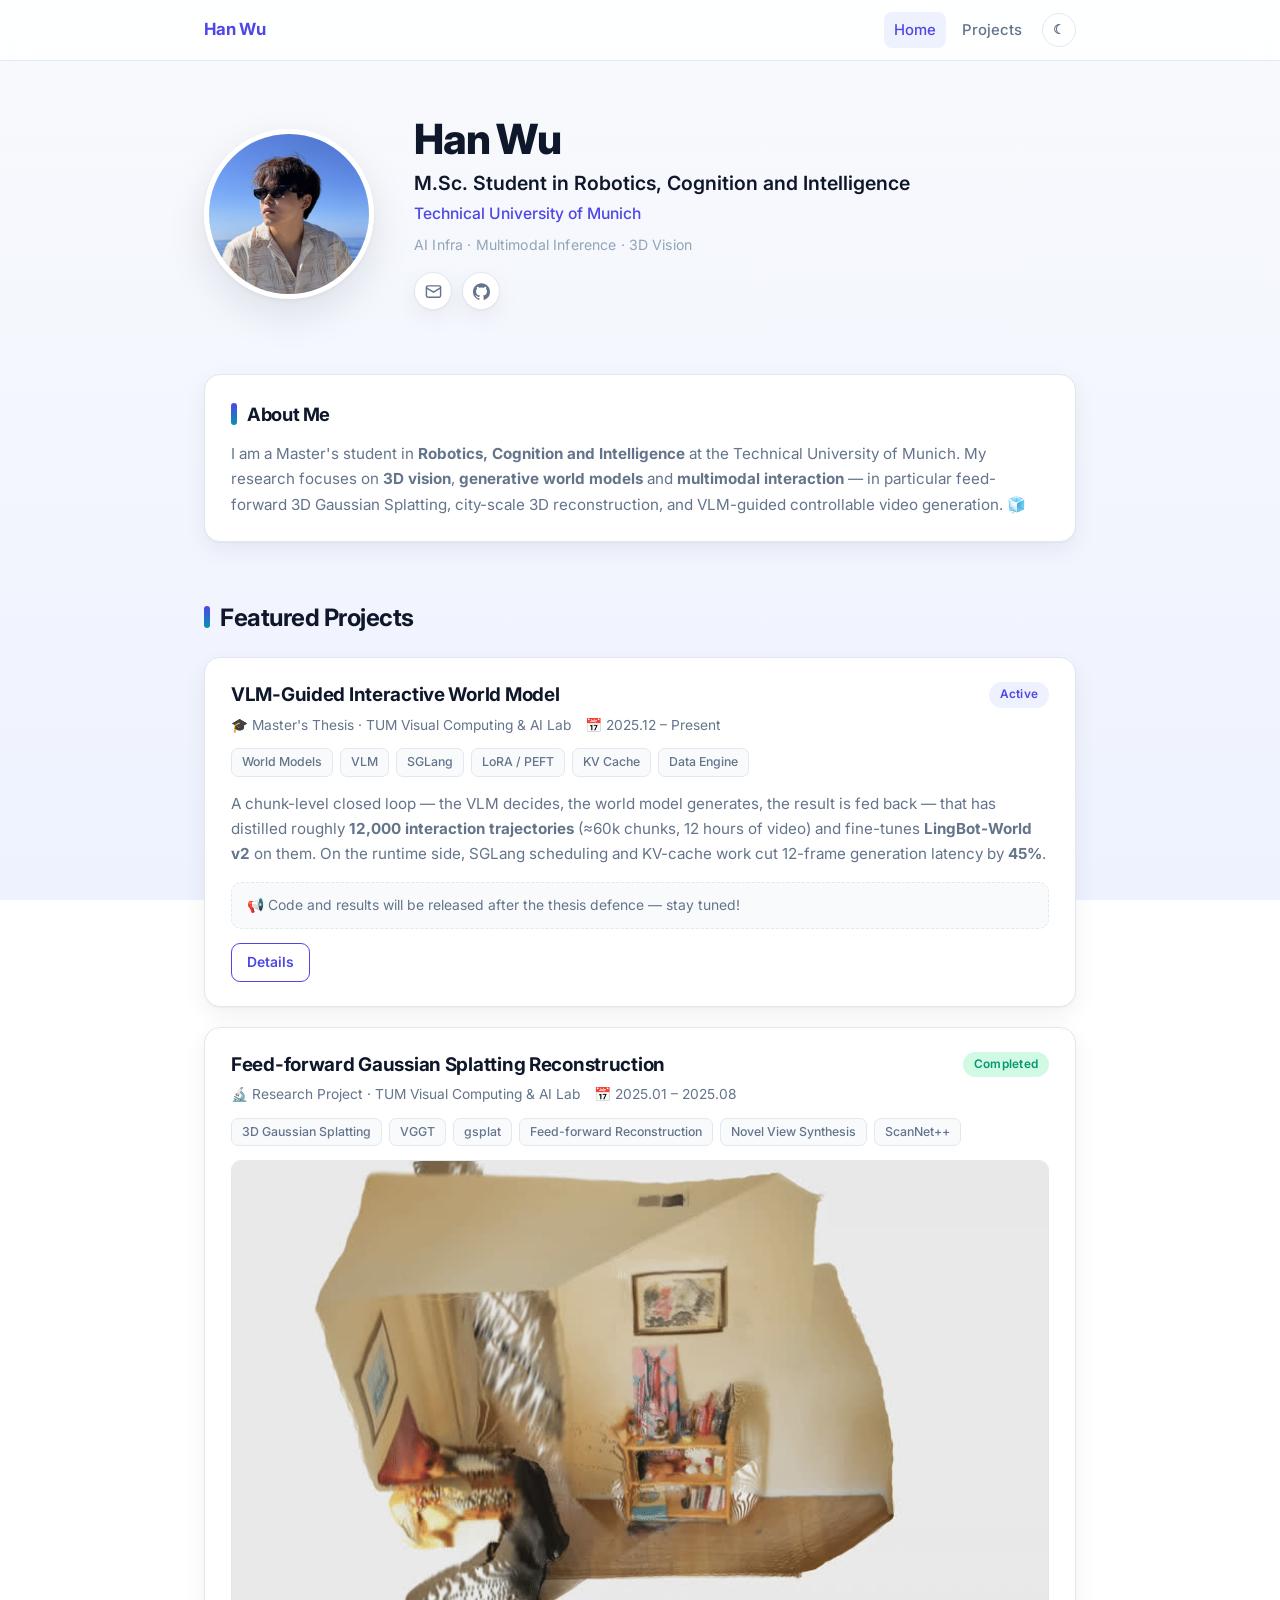
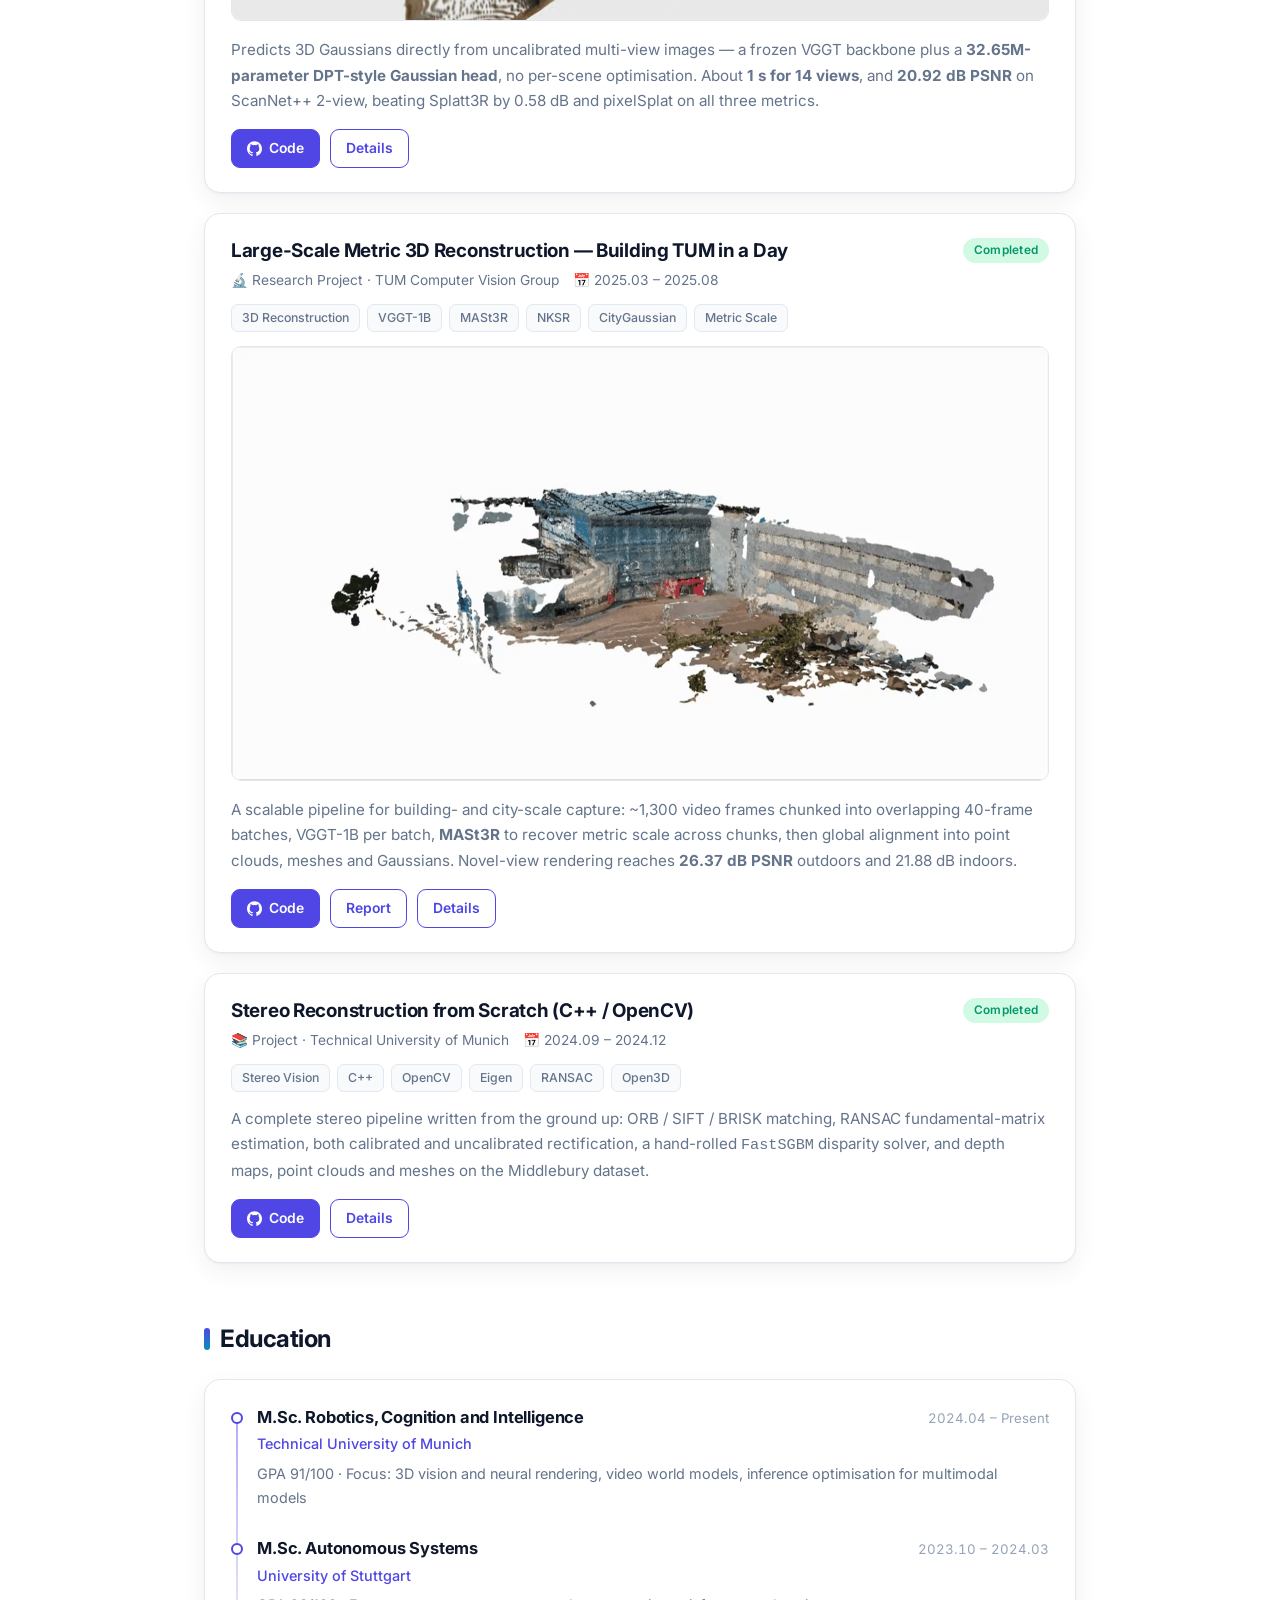
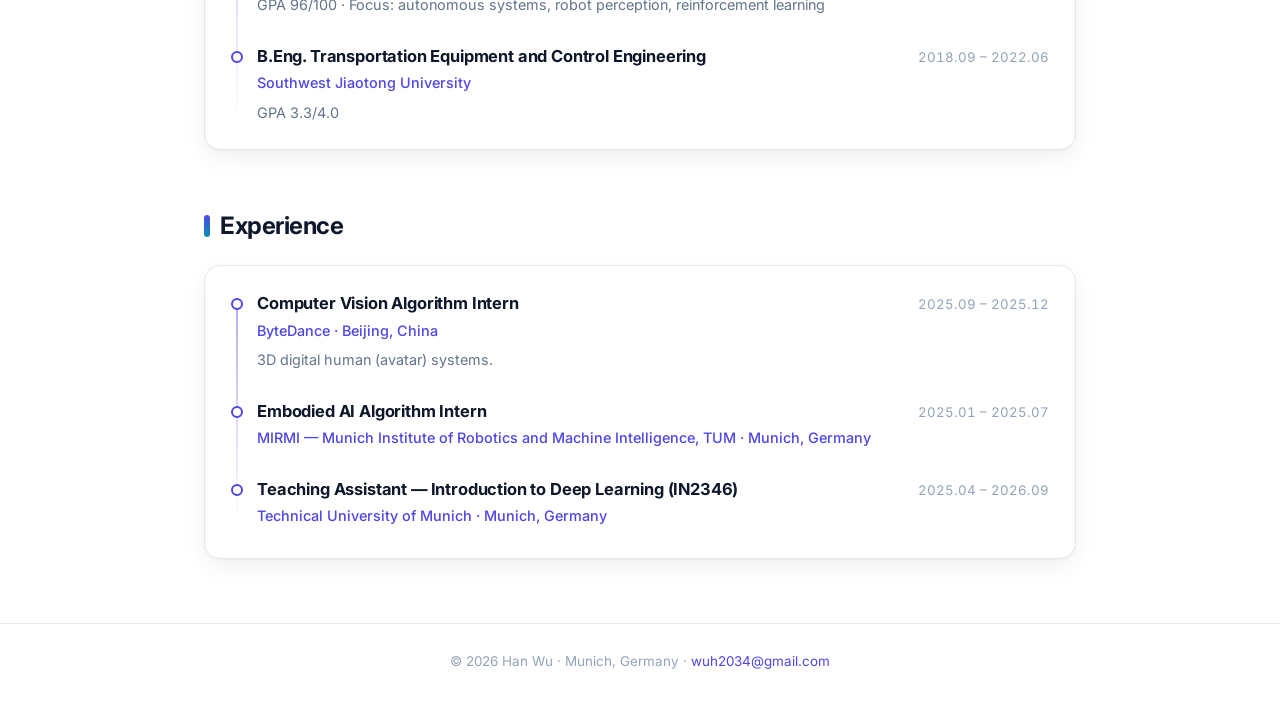
<file: index.html>
<!DOCTYPE html>
<html lang="en">
<head>
<meta charset="utf-8">
<meta name="viewport" content="width=device-width, initial-scale=1">
<title>Han Wu — 3D Vision &amp; Generative World Models</title>
<meta name="description" content="Han Wu — M.Sc. student in Robotics, Cognition and Intelligence at TUM. Feed-forward 3D Gaussian Splatting, city-scale 3D reconstruction, and VLM-guided controllable video generation.">
<link rel="icon" href="data:image/svg+xml,<svg xmlns='http://www.w3.org/2000/svg' viewBox='0 0 100 100'><text y='.9em' font-size='90'>🧊</text></svg>">
<link rel="preconnect" href="https://fonts.googleapis.com">
<link rel="preconnect" href="https://fonts.gstatic.com" crossorigin>
<link href="https://fonts.googleapis.com/css2?family=Inter:wght@400;500;600;700;800&display=swap" rel="stylesheet">
<link rel="stylesheet" href="assets/css/style.css">
<script src="assets/js/boot.js"></script>
</head>
<body>

<nav class="nav">
  <div class="nav-inner">
    <a class="brand" href="index.html">Han Wu</a>
    <div class="nav-links">
      <a class="active" href="index.html">Home</a>
      <a href="projects.html">Projects</a>
      <button class="icon-btn" data-toggle-theme type="button">☾</button>
    </div>
  </div>
</nav>

<main class="wrap">

  <header class="hero">
    <img class="avatar" src="assets/img/profile.jpg" alt="Han Wu">
    <div>
      <h1>Han Wu</h1>
      <p class="role">M.Sc. Student in Robotics, Cognition and Intelligence</p>
      <p class="affil">Technical University of Munich</p>
      <p class="focus">AI Infra · Multimodal Inference · 3D Vision</p>
      <div class="socials">
        <a href="mailto:wuh2034@gmail.com" aria-label="Email" title="wuh2034@gmail.com">
          <svg viewBox="0 0 24 24" fill="none" stroke="currentColor" stroke-width="2" stroke-linecap="round" stroke-linejoin="round"><rect x="2" y="4" width="20" height="16" rx="2"/><path d="m22 7-10 6L2 7"/></svg>
        </a>
        <a href="https://github.com/wuh2034" target="_blank" rel="noopener" aria-label="GitHub" title="github.com/wuh2034">
          <svg viewBox="0 0 24 24" fill="currentColor"><path d="M12 .5C5.37.5 0 5.87 0 12.5c0 5.3 3.44 9.8 8.21 11.39.6.11.82-.26.82-.58l-.01-2.05c-3.34.72-4.04-1.61-4.04-1.61-.55-1.39-1.34-1.76-1.34-1.76-1.09-.75.08-.73.08-.73 1.2.08 1.84 1.24 1.84 1.24 1.07 1.83 2.81 1.3 3.5.99.11-.78.42-1.31.76-1.61-2.67-.3-5.47-1.34-5.47-5.96 0-1.32.47-2.39 1.24-3.23-.12-.31-.54-1.53.12-3.18 0 0 1.01-.32 3.3 1.23a11.5 11.5 0 0 1 6.010 0c2.29-1.55 3.3-1.23 3.3-1.23.66 1.65.24 2.87.12 3.18.77.84 1.23 1.91 1.23 3.23 0 4.63-2.8 5.65-5.48 5.95.43.37.81 1.1.81 2.22l-.01 3.29c0 .32.22.7.83.58A12.01 12.01 0 0 0 24 12.5C24 5.87 18.63.5 12 .5Z"/></svg>
        </a>
      </div>
    </div>
  </header>

  <section id="about">
    <div class="card">
      <h2 class="section-title" style="font-size:1.15rem;margin-bottom:12px;"><span class="dot"></span>About Me</h2>
      <p class="desc">
        I am a Master's student in <strong>Robotics, Cognition and Intelligence</strong> at the Technical University of
        Munich. My research focuses on <strong>3D vision</strong>, <strong>generative world models</strong> and
        <strong>multimodal interaction</strong> — in particular feed-forward 3D Gaussian Splatting, city-scale 3D
        reconstruction, and VLM-guided controllable video generation. 🧊
      </p>
    </div>
  </section>

  <section id="projects">
    <h2 class="section-title"><span class="dot"></span>Featured Projects</h2>
    <div class="projects">

      <article class="card project">
        <div class="project-head">
          <h3><a href="projects/vlm-world-model.html">VLM-Guided Interactive World Model</a></h3>
          <span class="badge badge-active">Active</span>
        </div>
        <p class="meta">
          <span>🎓 Master's Thesis · TUM Visual Computing &amp; AI Lab</span>
          <span>📅 2025.12 – Present</span>
        </p>
        <ul class="tags">
          <li>World Models</li><li>VLM</li><li>SGLang</li><li>LoRA / PEFT</li><li>KV Cache</li><li>Data Engine</li>
        </ul>
        <p class="desc">
          A chunk-level closed loop — the VLM decides, the world model generates, the result is fed back — that has
          distilled roughly <strong>12,000 interaction trajectories</strong> (≈60k chunks, 12 hours of video) and
          fine-tunes <strong>LingBot-World v2</strong> on them. On the runtime side, SGLang scheduling and KV-cache
          work cut 12-frame generation latency by <strong>45%</strong>.
        </p>
        <p class="stay-tuned">📢 Code and results will be released after the thesis defence — stay tuned!</p>
        <div class="actions" style="margin-top:14px;">
          <a class="btn ghost" href="projects/vlm-world-model.html">Details</a>
        </div>
      </article>

      <article class="card project">
        <div class="project-head">
          <h3><a href="projects/feedforward-gaussian.html">Feed-forward Gaussian Splatting Reconstruction</a></h3>
          <span class="badge badge-completed">Completed</span>
        </div>
        <p class="meta">
          <span>🔬 Research Project · TUM Visual Computing &amp; AI Lab</span>
          <span>📅 2025.01 – 2025.08</span>
        </p>
        <ul class="tags">
          <li>3D Gaussian Splatting</li><li>VGGT</li><li>gsplat</li><li>Feed-forward Reconstruction</li><li>Novel View Synthesis</li><li>ScanNet++</li>
        </ul>
        <video class="thumb" autoplay loop muted playsinline poster="assets/img/fgr-render-poster.jpg">
          <source src="assets/img/fgr-render.mp4" type="video/mp4">
        </video>
        <p class="desc">
          Predicts 3D Gaussians directly from uncalibrated multi-view images — a frozen VGGT backbone plus a
          <strong>32.65M-parameter DPT-style Gaussian head</strong>, no per-scene optimisation. About
          <strong>1 s for 14 views</strong>, and <strong>20.92 dB PSNR</strong> on ScanNet++ 2-view, beating Splatt3R
          by 0.58 dB and pixelSplat on all three metrics.
        </p>
        <div class="actions">
          <a class="btn" href="https://github.com/wuh2034/Feedforward-Gaussian-Reconstruction" target="_blank" rel="noopener">
            <svg viewBox="0 0 24 24" fill="currentColor"><path d="M12 .5C5.37.5 0 5.87 0 12.5c0 5.3 3.44 9.8 8.21 11.39.6.11.82-.26.82-.58l-.01-2.05c-3.34.72-4.04-1.61-4.04-1.61-.55-1.39-1.34-1.76-1.34-1.76-1.09-.75.08-.73.08-.73 1.2.08 1.84 1.24 1.84 1.24 1.07 1.83 2.81 1.3 3.5.99.11-.78.42-1.31.76-1.61-2.67-.3-5.47-1.34-5.47-5.96 0-1.32.47-2.39 1.24-3.23-.12-.31-.54-1.53.12-3.18 0 0 1.01-.32 3.3 1.23a11.5 11.5 0 0 1 6.010 0c2.29-1.55 3.3-1.23 3.3-1.23.66 1.65.24 2.87.12 3.18.77.84 1.23 1.91 1.23 3.23 0 4.63-2.8 5.65-5.48 5.95.43.37.81 1.1.81 2.22l-.01 3.29c0 .32.22.7.83.58A12.01 12.01 0 0 0 24 12.5C24 5.87 18.63.5 12 .5Z"/></svg>
            Code
          </a>
          <a class="btn ghost" href="projects/feedforward-gaussian.html">Details</a>
        </div>
      </article>

      <article class="card project">
        <div class="project-head">
          <h3><a href="projects/large-scale-3d.html">Large-Scale Metric 3D Reconstruction — Building TUM in a Day</a></h3>
          <span class="badge badge-completed">Completed</span>
        </div>
        <p class="meta">
          <span>🔬 Research Project · TUM Computer Vision Group</span>
          <span>📅 2025.03 – 2025.08</span>
        </p>
        <ul class="tags">
          <li>3D Reconstruction</li><li>VGGT-1B</li><li>MASt3R</li><li>NKSR</li><li>CityGaussian</li><li>Metric Scale</li>
        </ul>
        <video class="thumb" autoplay loop muted playsinline poster="assets/img/largescale-poster.jpg">
          <source src="assets/img/largescale-demo.mp4" type="video/mp4">
        </video>
        <p class="desc">
          A scalable pipeline for building- and city-scale capture: ~1,300 video frames chunked into overlapping
          40-frame batches, VGGT-1B per batch, <strong>MASt3R</strong> to recover metric scale across chunks, then
          global alignment into point clouds, meshes and Gaussians. Novel-view rendering reaches
          <strong>26.37 dB PSNR</strong> outdoors and 21.88 dB indoors.
        </p>
        <div class="actions">
          <a class="btn" href="https://github.com/wuh2034/Large-Scale-Metric-3D-Reconstruction" target="_blank" rel="noopener">
            <svg viewBox="0 0 24 24" fill="currentColor"><path d="M12 .5C5.37.5 0 5.87 0 12.5c0 5.3 3.44 9.8 8.21 11.39.6.11.82-.26.82-.58l-.01-2.05c-3.34.72-4.04-1.61-4.04-1.61-.55-1.39-1.34-1.76-1.34-1.76-1.09-.75.08-.73.08-.73 1.2.08 1.84 1.24 1.84 1.24 1.07 1.83 2.81 1.3 3.5.99.11-.78.42-1.31.76-1.61-2.67-.3-5.47-1.34-5.47-5.96 0-1.32.47-2.39 1.24-3.23-.12-.31-.54-1.53.12-3.18 0 0 1.01-.32 3.3 1.23a11.5 11.5 0 0 1 6.010 0c2.29-1.55 3.3-1.23 3.3-1.23.66 1.65.24 2.87.12 3.18.77.84 1.23 1.91 1.23 3.23 0 4.63-2.8 5.65-5.48 5.95.43.37.81 1.1.81 2.22l-.01 3.29c0 .32.22.7.83.58A12.01 12.01 0 0 0 24 12.5C24 5.87 18.63.5 12 .5Z"/></svg>
            Code
          </a>
          <a class="btn ghost" href="https://github.com/wuh2034/Large-Scale-Metric-3D-Reconstruction/blob/main/assets/DL4SAI_Building_TUM_in_a_Day.pdf" target="_blank" rel="noopener">Report</a>
          <a class="btn ghost" href="projects/large-scale-3d.html">Details</a>
        </div>
      </article>

      <article class="card project">
        <div class="project-head">
          <h3><a href="projects/stereo-reconstruction.html">Stereo Reconstruction from Scratch (C++ / OpenCV)</a></h3>
          <span class="badge badge-completed">Completed</span>
        </div>
        <p class="meta">
          <span>📚 Project · Technical University of Munich</span>
          <span>📅 2024.09 – 2024.12</span>
        </p>
        <ul class="tags">
          <li>Stereo Vision</li><li>C++</li><li>OpenCV</li><li>Eigen</li><li>RANSAC</li><li>Open3D</li>
        </ul>
        <p class="desc">
          A complete stereo pipeline written from the ground up: ORB / SIFT / BRISK matching, RANSAC fundamental-matrix
          estimation, both calibrated and uncalibrated rectification, a hand-rolled <code>FastSGBM</code> disparity
          solver, and depth maps, point clouds and meshes on the Middlebury dataset.
        </p>
        <div class="actions">
          <a class="btn" href="https://github.com/wuh2034/stereo-reconstruction" target="_blank" rel="noopener">
            <svg viewBox="0 0 24 24" fill="currentColor"><path d="M12 .5C5.37.5 0 5.87 0 12.5c0 5.3 3.44 9.8 8.21 11.39.6.11.82-.26.82-.58l-.01-2.05c-3.34.72-4.04-1.61-4.04-1.61-.55-1.39-1.34-1.76-1.34-1.76-1.09-.75.08-.73.08-.73 1.2.08 1.84 1.24 1.84 1.24 1.07 1.83 2.81 1.3 3.5.99.11-.78.42-1.31.76-1.61-2.67-.3-5.47-1.34-5.47-5.96 0-1.32.47-2.39 1.24-3.23-.12-.31-.54-1.53.12-3.18 0 0 1.01-.32 3.3 1.23a11.5 11.5 0 0 1 6.010 0c2.29-1.55 3.3-1.23 3.3-1.23.66 1.65.24 2.87.12 3.18.77.84 1.23 1.91 1.23 3.23 0 4.63-2.8 5.65-5.48 5.95.43.37.81 1.1.81 2.22l-.01 3.29c0 .32.22.7.83.58A12.01 12.01 0 0 0 24 12.5C24 5.87 18.63.5 12 .5Z"/></svg>
            Code
          </a>
          <a class="btn ghost" href="projects/stereo-reconstruction.html">Details</a>
        </div>
      </article>

    </div>
  </section>

  <section id="education">
    <h2 class="section-title"><span class="dot"></span>Education</h2>
    <div class="card">
      <ul class="timeline">
        <li>
          <div class="tl-head">
            <h3>M.Sc. Robotics, Cognition and Intelligence</h3>
            <span class="tl-date">2024.04 – Present</span>
          </div>
          <p class="tl-org">Technical University of Munich</p>
          <p class="tl-body">GPA 91/100 · Focus: 3D vision and neural rendering, video world models, inference optimisation for multimodal models</p>
        </li>
        <li>
          <div class="tl-head">
            <h3>M.Sc. Autonomous Systems</h3>
            <span class="tl-date">2023.10 – 2024.03</span>
          </div>
          <p class="tl-org">University of Stuttgart</p>
          <p class="tl-body">GPA 96/100 · Focus: autonomous systems, robot perception, reinforcement learning</p>
        </li>
        <li>
          <div class="tl-head">
            <h3>B.Eng. Transportation Equipment and Control Engineering</h3>
            <span class="tl-date">2018.09 – 2022.06</span>
          </div>
          <p class="tl-org">Southwest Jiaotong University</p>
          <p class="tl-body">GPA 3.3/4.0</p>
        </li>
      </ul>
    </div>
  </section>

  <section id="experience">
    <h2 class="section-title"><span class="dot"></span>Experience</h2>
    <div class="card">
      <ul class="timeline">
        <li>
          <div class="tl-head">
            <h3>Computer Vision Algorithm Intern</h3>
            <span class="tl-date">2025.09 – 2025.12</span>
          </div>
          <p class="tl-org">ByteDance · Beijing, China</p>
          <p class="tl-body">3D digital human (avatar) systems.</p>
        </li>
        <li>
          <div class="tl-head">
            <h3>Embodied AI Algorithm Intern</h3>
            <span class="tl-date">2025.01 – 2025.07</span>
          </div>
          <p class="tl-org">MIRMI — Munich Institute of Robotics and Machine Intelligence, TUM · Munich, Germany</p>
        </li>
        <li>
          <div class="tl-head">
            <h3>Teaching Assistant — Introduction to Deep Learning (IN2346)</h3>
            <span class="tl-date">2025.04 – 2026.09</span>
          </div>
          <p class="tl-org">Technical University of Munich · Munich, Germany</p>
        </li>
      </ul>
    </div>
  </section>

</main>

<footer>
  <div class="wrap">© 2026 Han Wu · Munich, Germany · <a href="mailto:wuh2034@gmail.com">wuh2034@gmail.com</a></div>
</footer>

<script src="assets/js/main.js"></script>
</body>
</html>
</file>
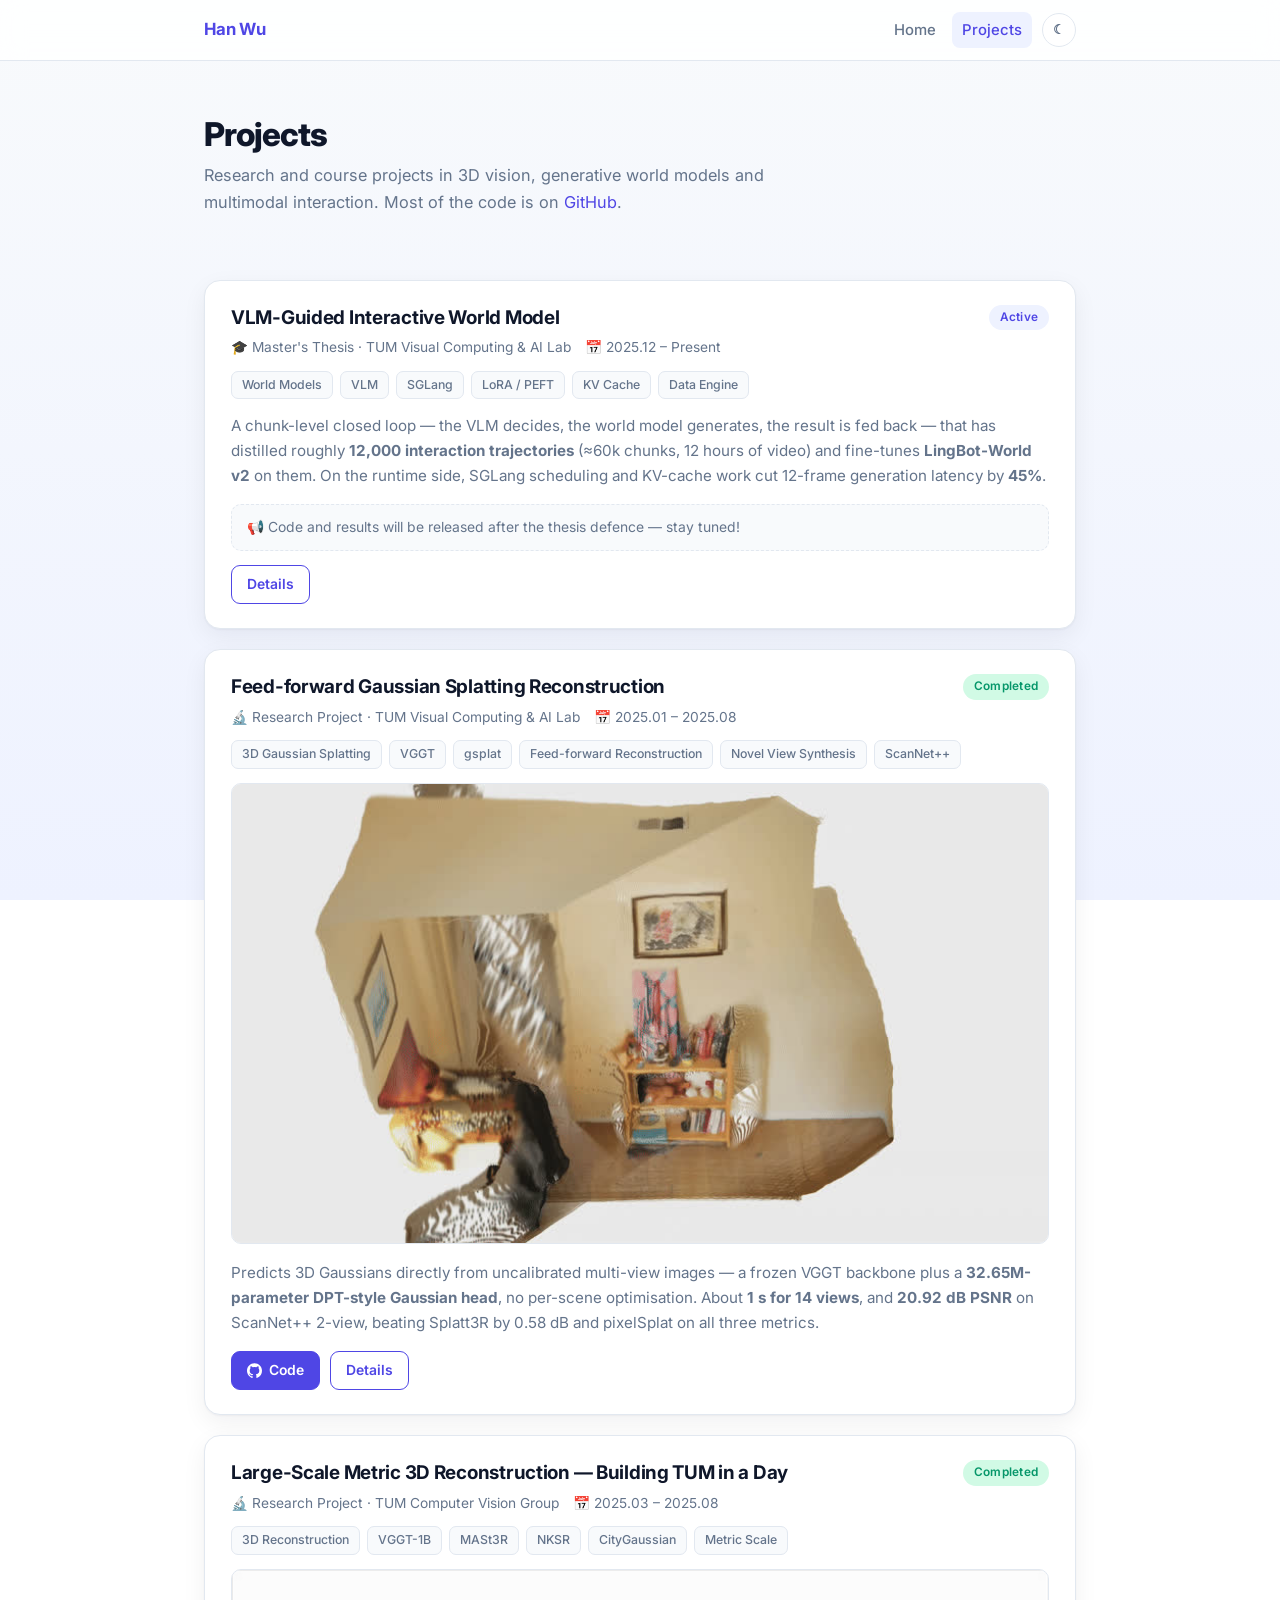
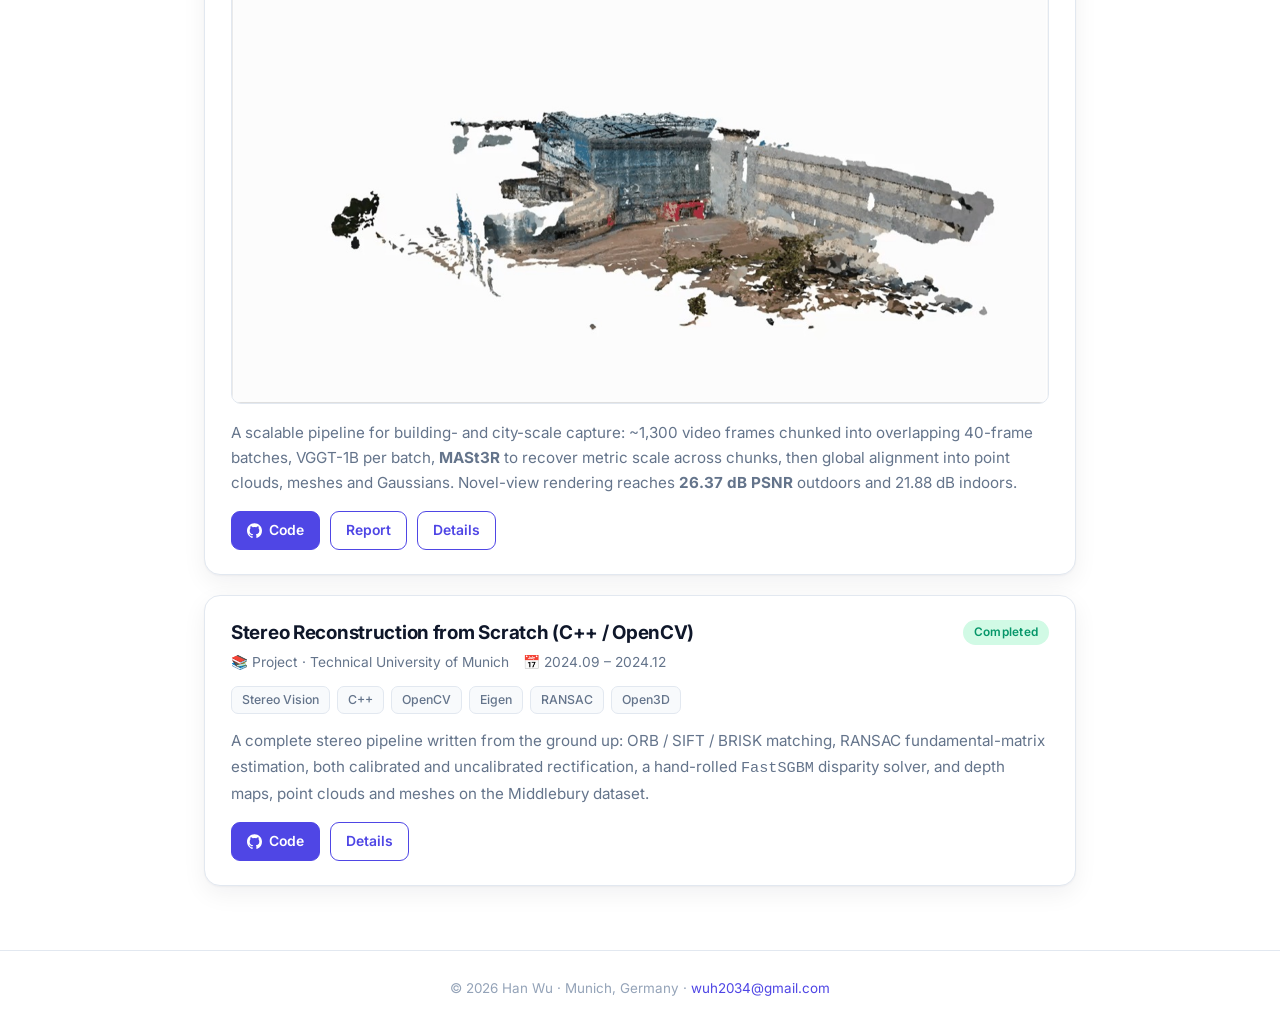
<file: projects.html>
<!DOCTYPE html>
<html lang="en">
<head>
<meta charset="utf-8">
<meta name="viewport" content="width=device-width, initial-scale=1">
<title>Projects — Han Wu</title>
<meta name="description" content="Projects by Han Wu: VLM-guided world models, feed-forward Gaussian Splatting, large-scale metric 3D reconstruction, stereo reconstruction.">
<link rel="icon" href="data:image/svg+xml,<svg xmlns='http://www.w3.org/2000/svg' viewBox='0 0 100 100'><text y='.9em' font-size='90'>🧊</text></svg>">
<link rel="preconnect" href="https://fonts.googleapis.com">
<link rel="preconnect" href="https://fonts.gstatic.com" crossorigin>
<link href="https://fonts.googleapis.com/css2?family=Inter:wght@400;500;600;700;800&display=swap" rel="stylesheet">
<link rel="stylesheet" href="assets/css/style.css">
<script src="assets/js/boot.js"></script>
</head>
<body>

<nav class="nav">
  <div class="nav-inner">
    <a class="brand" href="index.html">Han Wu</a>
    <div class="nav-links">
      <a href="index.html">Home</a>
      <a class="active" href="projects.html">Projects</a>
      <button class="icon-btn" data-toggle-theme type="button">☾</button>
    </div>
  </div>
</nav>

<main class="wrap">

  <header class="page-head">
    <h1>Projects</h1>
    <p class="lede">Research and course projects in 3D vision, generative world models and multimodal interaction. Most of the code is on <a href="https://github.com/wuh2034" target="_blank" rel="noopener">GitHub</a>.</p>
  </header>

  <section id="projects">
    <div class="projects">

      <article class="card project">
        <div class="project-head">
          <h3><a href="projects/vlm-world-model.html">VLM-Guided Interactive World Model</a></h3>
          <span class="badge badge-active">Active</span>
        </div>
        <p class="meta">
          <span>🎓 Master's Thesis · TUM Visual Computing &amp; AI Lab</span>
          <span>📅 2025.12 – Present</span>
        </p>
        <ul class="tags">
          <li>World Models</li><li>VLM</li><li>SGLang</li><li>LoRA / PEFT</li><li>KV Cache</li><li>Data Engine</li>
        </ul>
        <p class="desc">
          A chunk-level closed loop — the VLM decides, the world model generates, the result is fed back — that has
          distilled roughly <strong>12,000 interaction trajectories</strong> (≈60k chunks, 12 hours of video) and
          fine-tunes <strong>LingBot-World v2</strong> on them. On the runtime side, SGLang scheduling and KV-cache
          work cut 12-frame generation latency by <strong>45%</strong>.
        </p>
        <p class="stay-tuned">📢 Code and results will be released after the thesis defence — stay tuned!</p>
        <div class="actions" style="margin-top:14px;">
          <a class="btn ghost" href="projects/vlm-world-model.html">Details</a>
        </div>
      </article>

      <article class="card project">
        <div class="project-head">
          <h3><a href="projects/feedforward-gaussian.html">Feed-forward Gaussian Splatting Reconstruction</a></h3>
          <span class="badge badge-completed">Completed</span>
        </div>
        <p class="meta">
          <span>🔬 Research Project · TUM Visual Computing &amp; AI Lab</span>
          <span>📅 2025.01 – 2025.08</span>
        </p>
        <ul class="tags">
          <li>3D Gaussian Splatting</li><li>VGGT</li><li>gsplat</li><li>Feed-forward Reconstruction</li><li>Novel View Synthesis</li><li>ScanNet++</li>
        </ul>
        <video class="thumb" autoplay loop muted playsinline poster="assets/img/fgr-render-poster.jpg">
          <source src="assets/img/fgr-render.mp4" type="video/mp4">
        </video>
        <p class="desc">
          Predicts 3D Gaussians directly from uncalibrated multi-view images — a frozen VGGT backbone plus a
          <strong>32.65M-parameter DPT-style Gaussian head</strong>, no per-scene optimisation. About
          <strong>1 s for 14 views</strong>, and <strong>20.92 dB PSNR</strong> on ScanNet++ 2-view, beating Splatt3R
          by 0.58 dB and pixelSplat on all three metrics.
        </p>
        <div class="actions">
          <a class="btn" href="https://github.com/wuh2034/Feedforward-Gaussian-Reconstruction" target="_blank" rel="noopener">
            <svg viewBox="0 0 24 24" fill="currentColor"><path d="M12 .5C5.37.5 0 5.87 0 12.5c0 5.3 3.44 9.8 8.21 11.39.6.11.82-.26.82-.58l-.01-2.05c-3.34.72-4.04-1.61-4.04-1.61-.55-1.39-1.34-1.76-1.34-1.76-1.09-.75.08-.73.08-.73 1.2.08 1.84 1.24 1.84 1.24 1.07 1.83 2.81 1.3 3.5.99.11-.78.42-1.31.76-1.61-2.67-.3-5.47-1.34-5.47-5.96 0-1.32.47-2.39 1.24-3.23-.12-.31-.54-1.53.12-3.18 0 0 1.01-.32 3.3 1.23a11.5 11.5 0 0 1 6.010 0c2.29-1.55 3.3-1.23 3.3-1.23.66 1.65.24 2.87.12 3.18.77.84 1.23 1.91 1.23 3.23 0 4.63-2.8 5.65-5.48 5.95.43.37.81 1.1.81 2.22l-.01 3.29c0 .32.22.7.83.58A12.01 12.01 0 0 0 24 12.5C24 5.87 18.63.5 12 .5Z"/></svg>
            Code
          </a>
          <a class="btn ghost" href="projects/feedforward-gaussian.html">Details</a>
        </div>
      </article>

      <article class="card project">
        <div class="project-head">
          <h3><a href="projects/large-scale-3d.html">Large-Scale Metric 3D Reconstruction — Building TUM in a Day</a></h3>
          <span class="badge badge-completed">Completed</span>
        </div>
        <p class="meta">
          <span>🔬 Research Project · TUM Computer Vision Group</span>
          <span>📅 2025.03 – 2025.08</span>
        </p>
        <ul class="tags">
          <li>3D Reconstruction</li><li>VGGT-1B</li><li>MASt3R</li><li>NKSR</li><li>CityGaussian</li><li>Metric Scale</li>
        </ul>
        <video class="thumb" autoplay loop muted playsinline poster="assets/img/largescale-poster.jpg">
          <source src="assets/img/largescale-demo.mp4" type="video/mp4">
        </video>
        <p class="desc">
          A scalable pipeline for building- and city-scale capture: ~1,300 video frames chunked into overlapping
          40-frame batches, VGGT-1B per batch, <strong>MASt3R</strong> to recover metric scale across chunks, then
          global alignment into point clouds, meshes and Gaussians. Novel-view rendering reaches
          <strong>26.37 dB PSNR</strong> outdoors and 21.88 dB indoors.
        </p>
        <div class="actions">
          <a class="btn" href="https://github.com/wuh2034/Large-Scale-Metric-3D-Reconstruction" target="_blank" rel="noopener">
            <svg viewBox="0 0 24 24" fill="currentColor"><path d="M12 .5C5.37.5 0 5.87 0 12.5c0 5.3 3.44 9.8 8.21 11.39.6.11.82-.26.82-.58l-.01-2.05c-3.34.72-4.04-1.61-4.04-1.61-.55-1.39-1.34-1.76-1.34-1.76-1.09-.75.08-.73.08-.73 1.2.08 1.84 1.24 1.84 1.24 1.07 1.83 2.81 1.3 3.5.99.11-.78.42-1.31.76-1.61-2.67-.3-5.47-1.34-5.47-5.96 0-1.32.47-2.39 1.24-3.23-.12-.31-.54-1.53.12-3.18 0 0 1.01-.32 3.3 1.23a11.5 11.5 0 0 1 6.010 0c2.29-1.55 3.3-1.23 3.3-1.23.66 1.65.24 2.87.12 3.18.77.84 1.23 1.91 1.23 3.23 0 4.63-2.8 5.65-5.48 5.95.43.37.81 1.1.81 2.22l-.01 3.29c0 .32.22.7.83.58A12.01 12.01 0 0 0 24 12.5C24 5.87 18.63.5 12 .5Z"/></svg>
            Code
          </a>
          <a class="btn ghost" href="https://github.com/wuh2034/Large-Scale-Metric-3D-Reconstruction/blob/main/assets/DL4SAI_Building_TUM_in_a_Day.pdf" target="_blank" rel="noopener">Report</a>
          <a class="btn ghost" href="projects/large-scale-3d.html">Details</a>
        </div>
      </article>

      <article class="card project">
        <div class="project-head">
          <h3><a href="projects/stereo-reconstruction.html">Stereo Reconstruction from Scratch (C++ / OpenCV)</a></h3>
          <span class="badge badge-completed">Completed</span>
        </div>
        <p class="meta">
          <span>📚 Project · Technical University of Munich</span>
          <span>📅 2024.09 – 2024.12</span>
        </p>
        <ul class="tags">
          <li>Stereo Vision</li><li>C++</li><li>OpenCV</li><li>Eigen</li><li>RANSAC</li><li>Open3D</li>
        </ul>
        <p class="desc">
          A complete stereo pipeline written from the ground up: ORB / SIFT / BRISK matching, RANSAC fundamental-matrix
          estimation, both calibrated and uncalibrated rectification, a hand-rolled <code>FastSGBM</code> disparity
          solver, and depth maps, point clouds and meshes on the Middlebury dataset.
        </p>
        <div class="actions">
          <a class="btn" href="https://github.com/wuh2034/stereo-reconstruction" target="_blank" rel="noopener">
            <svg viewBox="0 0 24 24" fill="currentColor"><path d="M12 .5C5.37.5 0 5.87 0 12.5c0 5.3 3.44 9.8 8.21 11.39.6.11.82-.26.82-.58l-.01-2.05c-3.34.72-4.04-1.61-4.04-1.61-.55-1.39-1.34-1.76-1.34-1.76-1.09-.75.08-.73.08-.73 1.2.08 1.84 1.24 1.84 1.24 1.07 1.83 2.81 1.3 3.5.99.11-.78.42-1.31.76-1.61-2.67-.3-5.47-1.34-5.47-5.96 0-1.32.47-2.39 1.24-3.23-.12-.31-.54-1.53.12-3.18 0 0 1.01-.32 3.3 1.23a11.5 11.5 0 0 1 6.010 0c2.29-1.55 3.3-1.23 3.3-1.23.66 1.65.24 2.87.12 3.18.77.84 1.23 1.91 1.23 3.23 0 4.63-2.8 5.65-5.48 5.95.43.37.81 1.1.81 2.22l-.01 3.29c0 .32.22.7.83.58A12.01 12.01 0 0 0 24 12.5C24 5.87 18.63.5 12 .5Z"/></svg>
            Code
          </a>
          <a class="btn ghost" href="projects/stereo-reconstruction.html">Details</a>
        </div>
      </article>

    </div>
  </section>

</main>

<footer>
  <div class="wrap">© 2026 Han Wu · Munich, Germany · <a href="mailto:wuh2034@gmail.com">wuh2034@gmail.com</a></div>
</footer>

<script src="assets/js/main.js"></script>
</body>
</html>
</file>
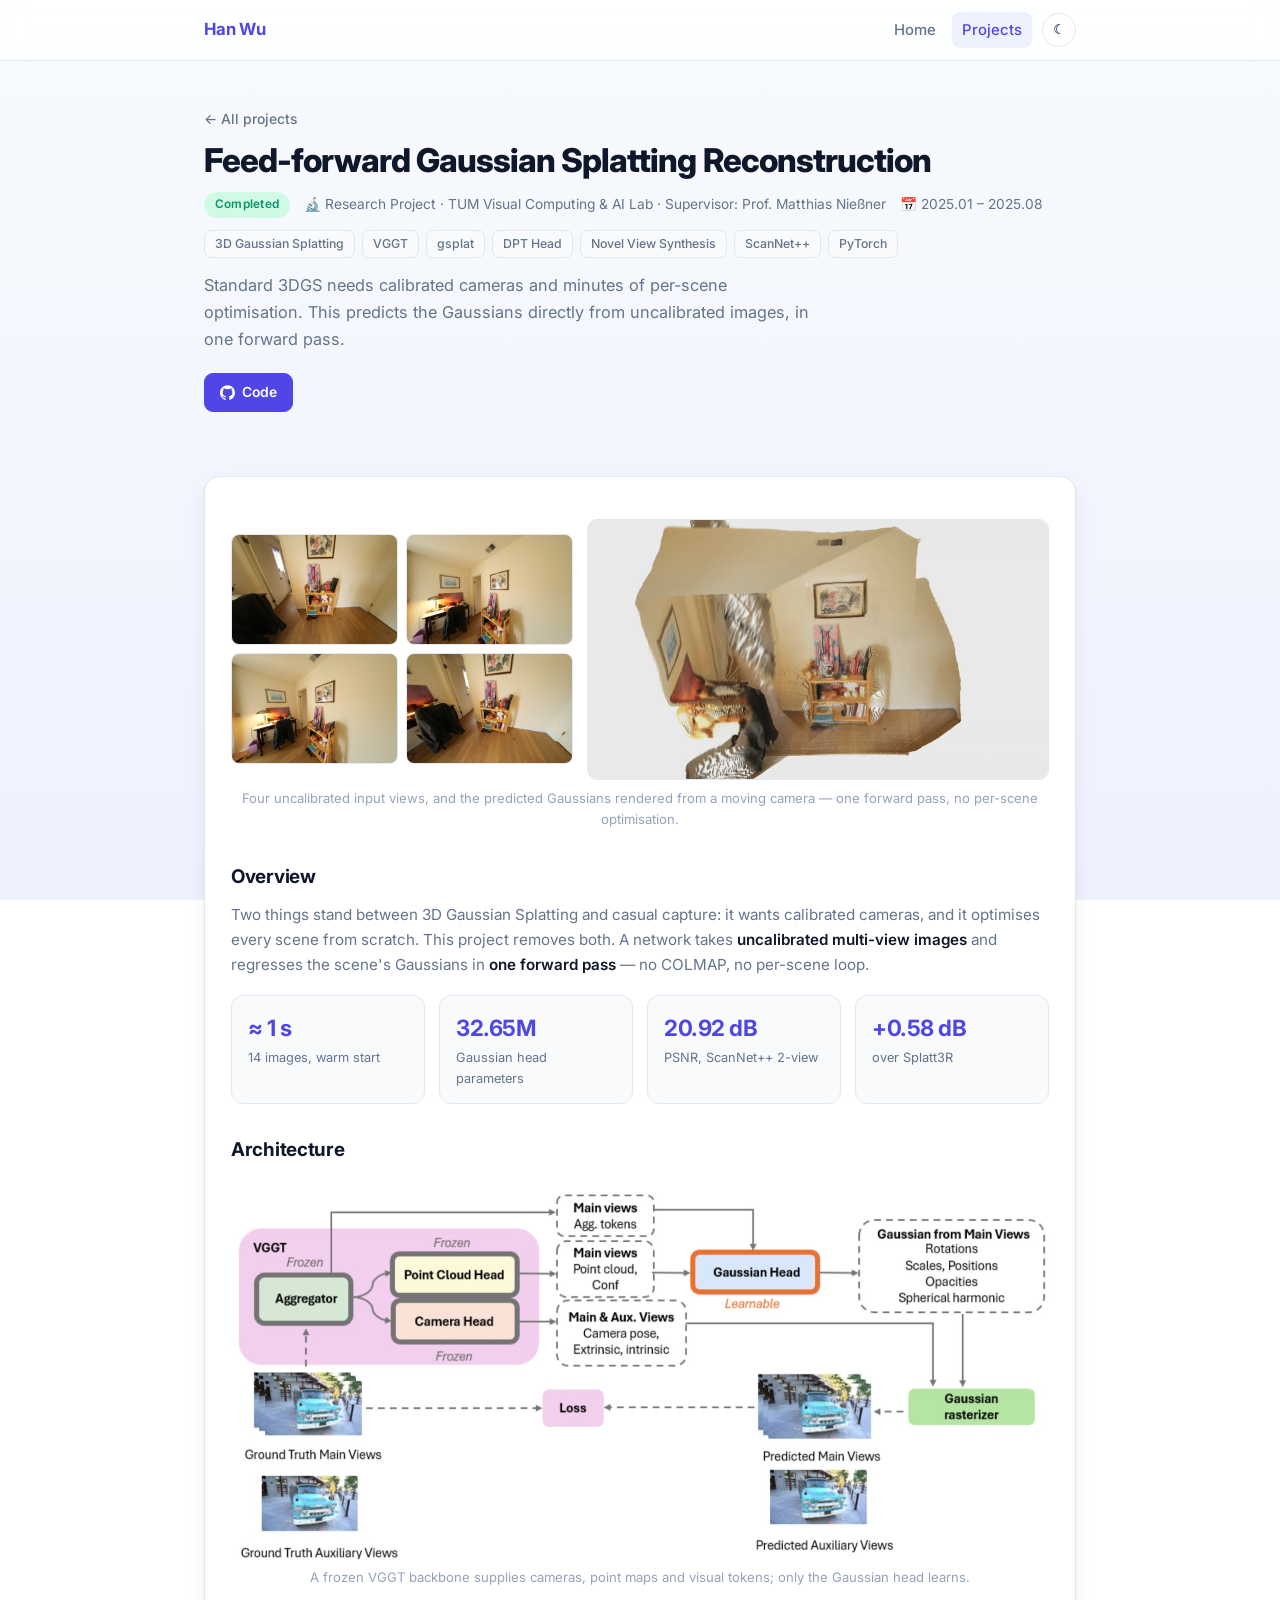
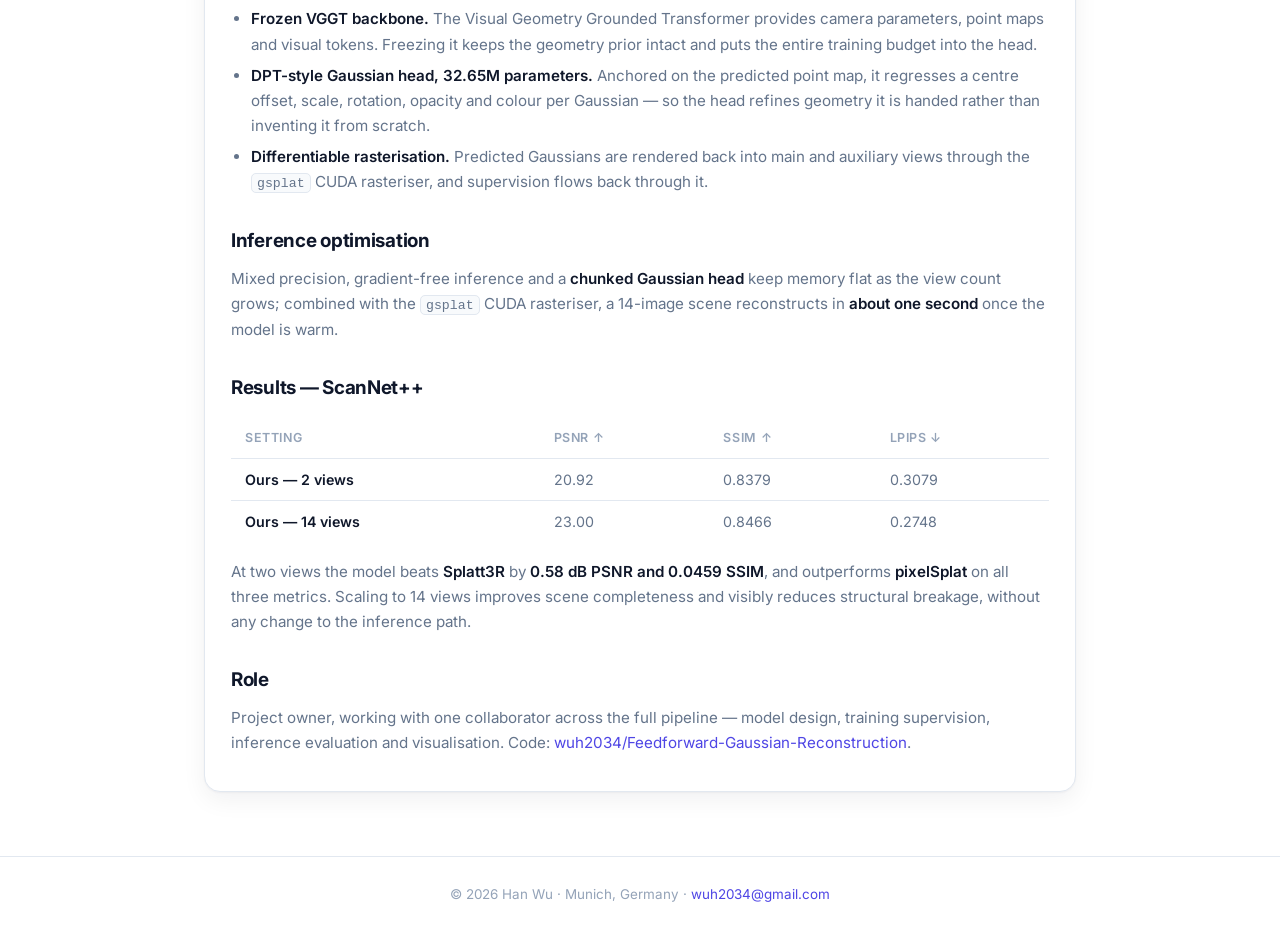
<file: projects/feedforward-gaussian.html>
<!DOCTYPE html>

<html lang="en">
<head>
<meta charset="utf-8"/>
<meta content="width=device-width, initial-scale=1" name="viewport"/>
<title>Feed-forward Gaussian Splatting Reconstruction — Han Wu</title>
<meta content="Feed-forward 3D Gaussian Splatting: a frozen VGGT backbone and a 32.65M-parameter DPT-style Gaussian head reconstruct a scene from uncalibrated views in about a second." name="description"/>
<link href="data:image/svg+xml,&lt;svg xmlns='http://www.w3.org/2000/svg' viewBox='0 0 100 100'&gt;&lt;text y='.9em' font-size='90'&gt;🧊&lt;/text&gt;&lt;/svg&gt;" rel="icon"/>
<link href="https://fonts.googleapis.com" rel="preconnect"/>
<link crossorigin="" href="https://fonts.gstatic.com" rel="preconnect"/>
<link href="https://fonts.googleapis.com/css2?family=Inter:wght@400;500;600;700;800&amp;display=swap" rel="stylesheet"/>
<link href="../assets/css/style.css" rel="stylesheet"/>
<script src="../assets/js/boot.js"></script>
</head>
<body>
<nav class="nav">
<div class="nav-inner">
<a class="brand" href="../index.html">Han Wu</a>
<div class="nav-links">
<a href="../index.html">Home</a>
<a class="active" href="../projects.html">Projects</a>

<button class="icon-btn" data-toggle-theme="" type="button">☾</button>
</div>
</div>
</nav>
<main class="wrap">
<header class="page-head">
<a class="back" href="../projects.html">← All projects</a>
<h1>Feed-forward Gaussian Splatting Reconstruction</h1>
<p class="meta" style="margin-top:12px;">
<span class="badge badge-completed">Completed</span>
<span>🔬 Research Project · TUM Visual Computing &amp; AI Lab · Supervisor: Prof. Matthias Nießner</span>
<span>📅 2025.01 – 2025.08</span>
</p>
<ul class="tags"><li>3D Gaussian Splatting</li><li>VGGT</li><li>gsplat</li><li>DPT Head</li><li>Novel View Synthesis</li><li>ScanNet++</li><li>PyTorch</li></ul>
<p class="lede">
Standard 3DGS needs calibrated cameras and minutes of per-scene optimisation. This predicts the Gaussians directly from uncalibrated images, in one forward pass.

</p>
<div class="actions" style="margin-top:20px;"><a class="btn" href="https://github.com/wuh2034/Feedforward-Gaussian-Reconstruction" rel="noopener" target="_blank"><svg fill="currentColor" viewBox="0 0 24 24"><path d="M12 .5C5.37.5 0 5.87 0 12.5c0 5.3 3.44 9.8 8.21 11.39.6.11.82-.26.82-.58l-.01-2.05c-3.34.72-4.04-1.61-4.04-1.61-.55-1.39-1.34-1.76-1.34-1.76-1.09-.75.08-.73.08-.73 1.2.08 1.84 1.24 1.84 1.24 1.07 1.83 2.81 1.3 3.5.99.11-.78.42-1.31.76-1.61-2.67-.3-5.47-1.34-5.47-5.96 0-1.32.47-2.39 1.24-3.23-.12-.31-.54-1.53.12-3.18 0 0 1.01-.32 3.3 1.23a11.5 11.5 0 0 1 6.010 0c2.29-1.55 3.3-1.23 3.3-1.23.66 1.65.24 2.87.12 3.18.77.84 1.23 1.91 1.23 3.23 0 4.63-2.8 5.65-5.48 5.95.43.37.81 1.1.81 2.22l-.01 3.29c0 .32.22.7.83.58A12.01 12.01 0 0 0 24 12.5C24 5.87 18.63.5 12 .5Z"></path></svg> Code</a></div>
</header>
<section>
<div class="card prose">

<figure>
<div class="media-split">
<div class="input-grid">
<img alt="Uncalibrated input view 1" loading="lazy" src="../assets/img/fgr-input1.jpg"/>
<img alt="Uncalibrated input view 2" loading="lazy" src="../assets/img/fgr-input2.jpg"/>
<img alt="Uncalibrated input view 3" loading="lazy" src="../assets/img/fgr-input3.jpg"/>
<img alt="Uncalibrated input view 4" loading="lazy" src="../assets/img/fgr-input4.jpg"/>
</div>
<video autoplay loop muted playsinline poster="../assets/img/fgr-render-poster.jpg">
<source src="../assets/img/fgr-render.mp4" type="video/mp4"/>
</video>
</div>
<figcaption>Four uncalibrated input views, and the predicted Gaussians rendered from a moving camera — one forward pass, no per-scene optimisation.</figcaption>
</figure>
<h2>Overview</h2>
<p>Two things stand between 3D Gaussian Splatting and casual capture: it wants calibrated cameras, and it optimises every scene from scratch. This project removes both. A network takes <strong>uncalibrated multi-view images</strong> and regresses the scene's Gaussians in <strong>one forward pass</strong> — no COLMAP, no per-scene loop.</p>
<div class="stat-row">
<div class="stat"><div class="v">≈ 1 s</div><div class="k">14 images, warm start</div></div>
<div class="stat"><div class="v">32.65M</div><div class="k">Gaussian head parameters</div></div>
<div class="stat"><div class="v">20.92 dB</div><div class="k">PSNR, ScanNet++ 2-view</div></div>
<div class="stat"><div class="v">+0.58 dB</div><div class="k">over Splatt3R</div></div>
</div>
<h2>Architecture</h2>
<figure>
<img alt="Architecture: frozen VGGT aggregator, point cloud and camera heads feeding a learnable Gaussian head and a Gaussian rasterizer" src="../assets/img/fgr-arch.jpg"/>
<figcaption>A frozen VGGT backbone supplies cameras, point maps and visual tokens; only the Gaussian head learns.</figcaption>
</figure>
<ul>
<li><strong>Frozen VGGT backbone.</strong> The Visual Geometry Grounded Transformer provides camera parameters, point maps and visual tokens. Freezing it keeps the geometry prior intact and puts the entire training budget into the head.</li>
<li><strong>DPT-style Gaussian head, 32.65M parameters.</strong> Anchored on the predicted point map, it regresses a centre offset, scale, rotation, opacity and colour per Gaussian — so the head refines geometry it is handed rather than inventing it from scratch.</li>
<li><strong>Differentiable rasterisation.</strong> Predicted Gaussians are rendered back into main and auxiliary views through the <code>gsplat</code> CUDA rasteriser, and supervision flows back through it.</li>
</ul>
<h2>Inference optimisation</h2>
<p>Mixed precision, gradient-free inference and a <strong>chunked Gaussian head</strong> keep memory flat as the view count grows; combined with the <code>gsplat</code> CUDA rasteriser, a 14-image scene reconstructs in <strong>about one second</strong> once the model is warm.</p>
<h2>Results — ScanNet++</h2>
<div class="table-wrap">
<table>
<thead><tr><th>Setting</th><th>PSNR ↑</th><th>SSIM ↑</th><th>LPIPS ↓</th></tr></thead>
<tbody>
<tr><td><strong>Ours — 2 views</strong></td><td>20.92</td><td>0.8379</td><td>0.3079</td></tr>
<tr><td><strong>Ours — 14 views</strong></td><td>23.00</td><td>0.8466</td><td>0.2748</td></tr>
</tbody>
</table>
</div>
<p>At two views the model beats <strong>Splatt3R</strong> by <strong>0.58 dB PSNR and 0.0459 SSIM</strong>, and outperforms <strong>pixelSplat</strong> on all three metrics. Scaling to 14 views improves scene completeness and visibly reduces structural breakage, without any change to the inference path.</p>
<h2>Role</h2>
<p>Project owner, working with one collaborator across the full pipeline — model design, training supervision, inference evaluation and visualisation. Code: <a href="https://github.com/wuh2034/Feedforward-Gaussian-Reconstruction" rel="noopener" target="_blank">wuh2034/Feedforward-Gaussian-Reconstruction</a>.</p>

</div>
</section>
</main>
<footer>
<div class="wrap">
© 2026 Han Wu · Munich, Germany · <a href="mailto:wuh2034@gmail.com">wuh2034@gmail.com</a>

</div>
</footer>
<script src="../assets/js/main.js"></script>
</body>
</html>
</file>
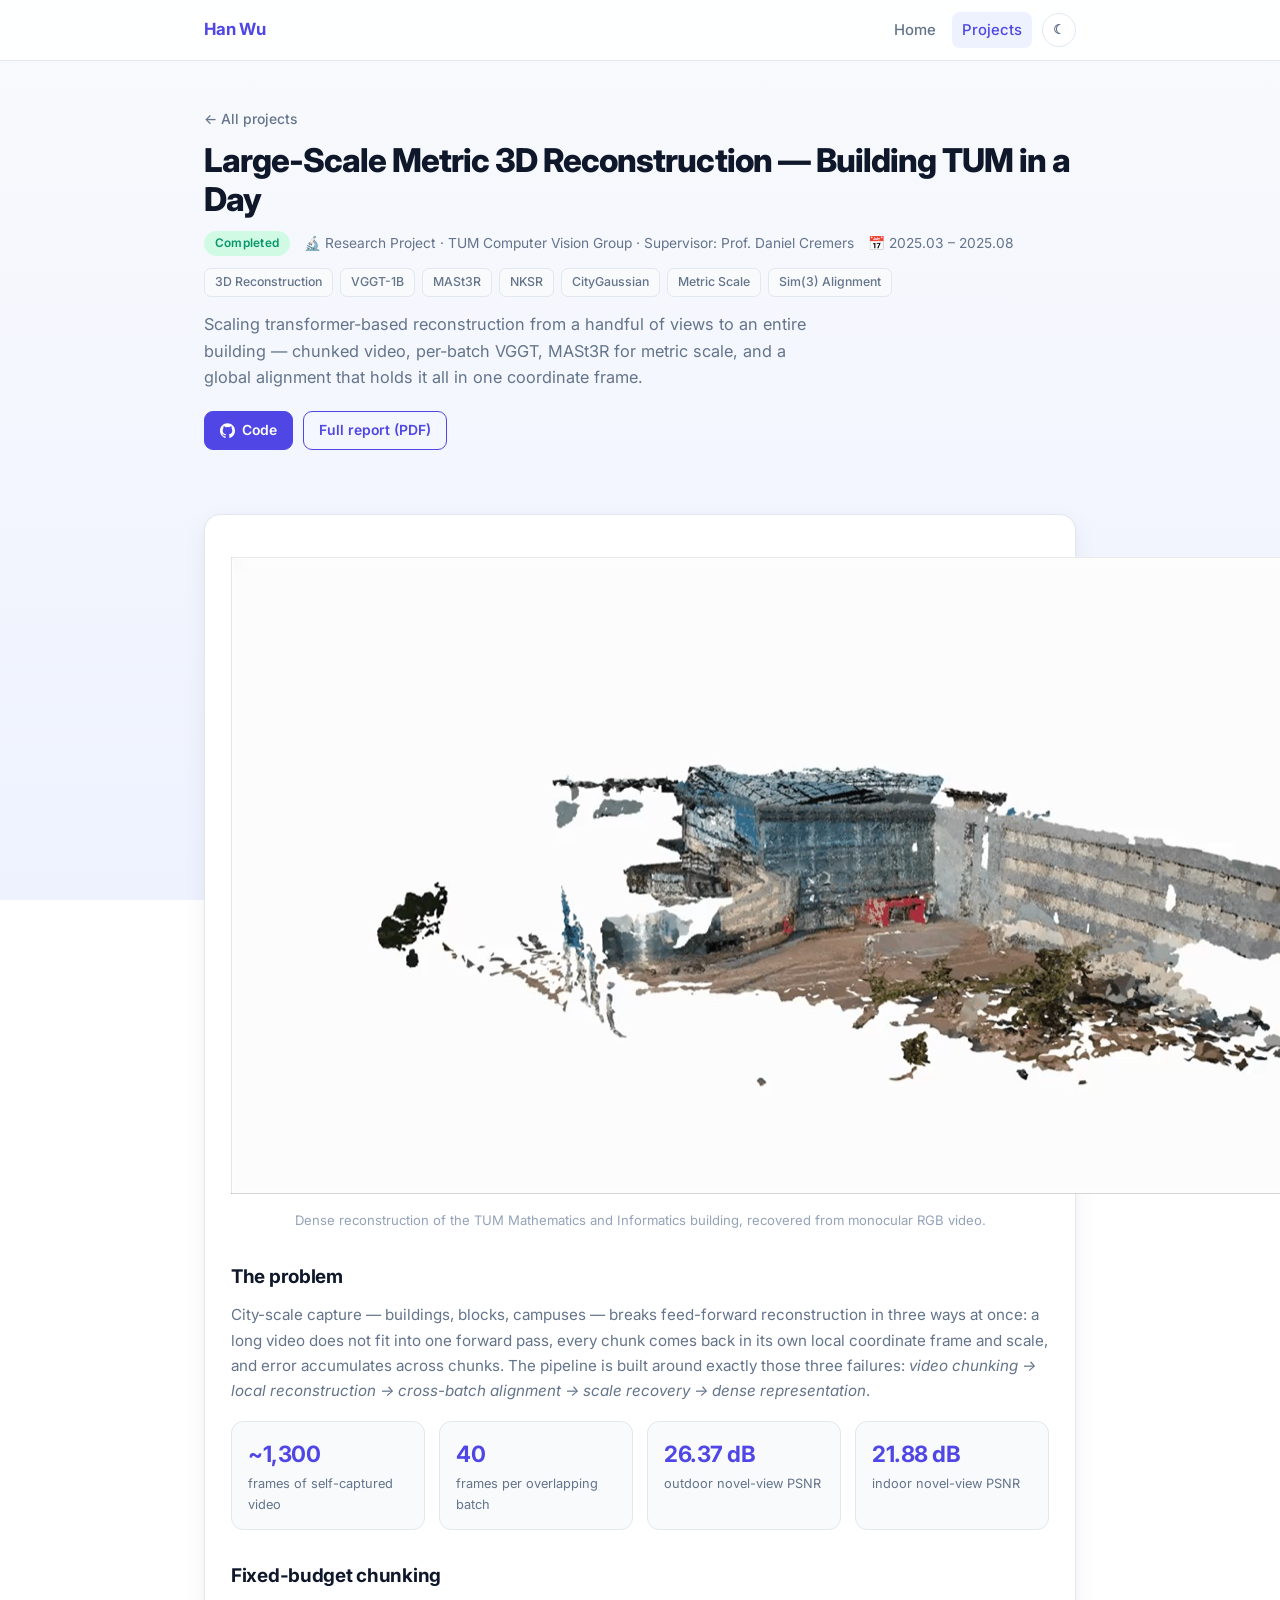
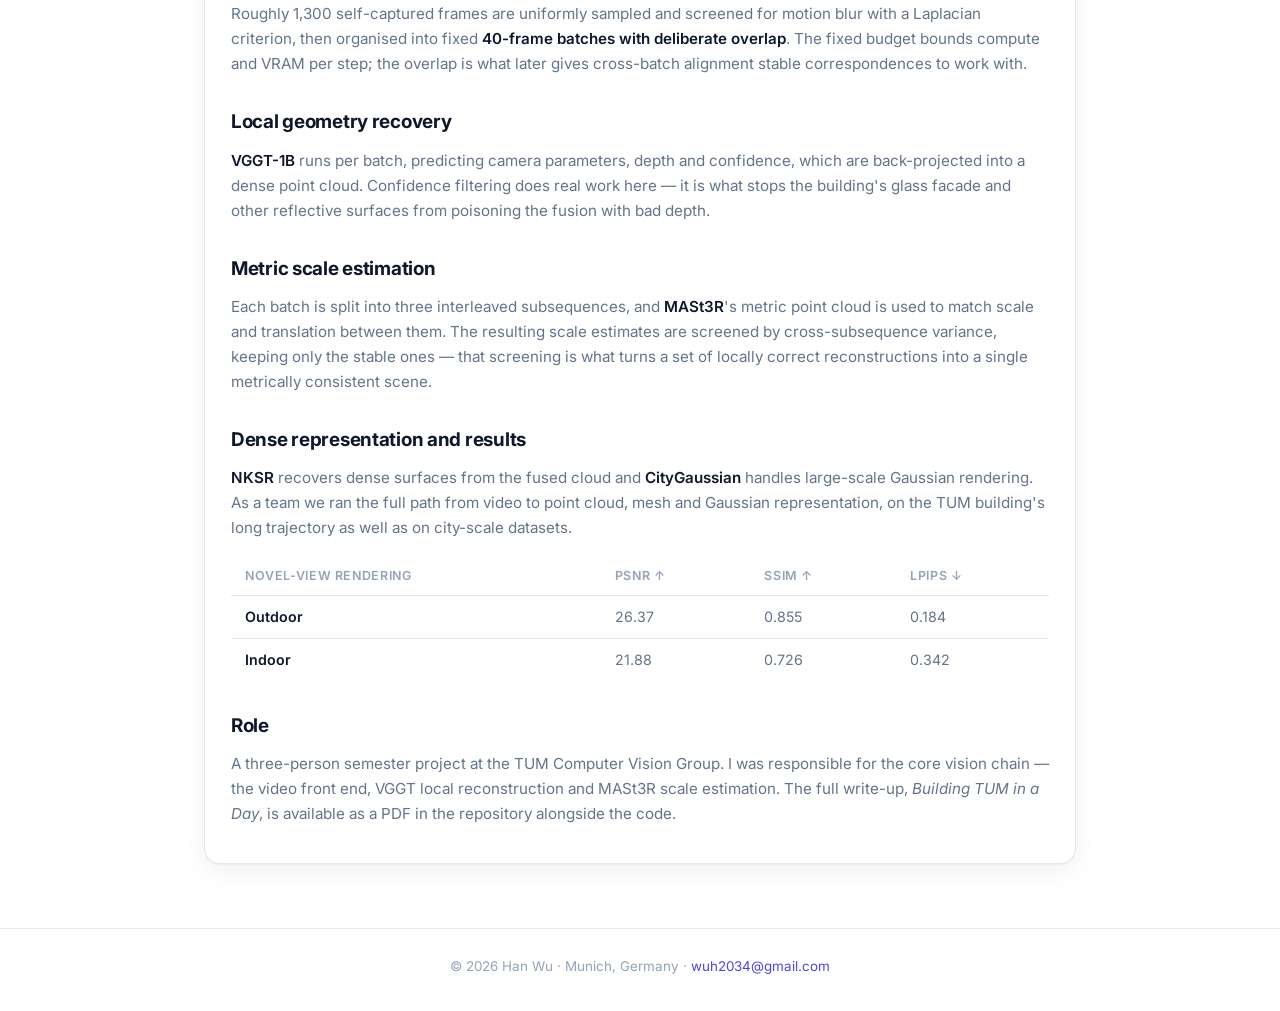
<file: projects/large-scale-3d.html>
<!DOCTYPE html>

<html lang="en">
<head>
<meta charset="utf-8"/>
<meta content="width=device-width, initial-scale=1" name="viewport"/>
<title>Large-Scale Metric 3D Reconstruction — Building TUM in a Day — Han Wu</title>
<meta content="A feed-forward reconstruction pipeline combining VGGT, MASt3R, NKSR and CityGaussian to reconstruct an entire university building from monocular video." name="description"/>
<link href="data:image/svg+xml,&lt;svg xmlns='http://www.w3.org/2000/svg' viewBox='0 0 100 100'&gt;&lt;text y='.9em' font-size='90'&gt;🧊&lt;/text&gt;&lt;/svg&gt;" rel="icon"/>
<link href="https://fonts.googleapis.com" rel="preconnect"/>
<link crossorigin="" href="https://fonts.gstatic.com" rel="preconnect"/>
<link href="https://fonts.googleapis.com/css2?family=Inter:wght@400;500;600;700;800&amp;display=swap" rel="stylesheet"/>
<link href="../assets/css/style.css" rel="stylesheet"/>
<script src="../assets/js/boot.js"></script>
</head>
<body>
<nav class="nav">
<div class="nav-inner">
<a class="brand" href="../index.html">Han Wu</a>
<div class="nav-links">
<a href="../index.html">Home</a>
<a class="active" href="../projects.html">Projects</a>

<button class="icon-btn" data-toggle-theme="" type="button">☾</button>
</div>
</div>
</nav>
<main class="wrap">
<header class="page-head">
<a class="back" href="../projects.html">← All projects</a>
<h1>Large-Scale Metric 3D Reconstruction — Building TUM in a Day</h1>
<p class="meta" style="margin-top:12px;">
<span class="badge badge-completed">Completed</span>
<span>🔬 Research Project · TUM Computer Vision Group · Supervisor: Prof. Daniel Cremers</span>
<span>📅 2025.03 – 2025.08</span>
</p>
<ul class="tags"><li>3D Reconstruction</li><li>VGGT-1B</li><li>MASt3R</li><li>NKSR</li><li>CityGaussian</li><li>Metric Scale</li><li>Sim(3) Alignment</li></ul>
<p class="lede">Scaling transformer-based reconstruction from a handful of views to an entire building — chunked video, per-batch VGGT, MASt3R for metric scale, and a global alignment that holds it all in one coordinate frame.</p>
<div class="actions" style="margin-top:20px;"><a class="btn" href="https://github.com/wuh2034/Large-Scale-Metric-3D-Reconstruction" rel="noopener" target="_blank"><svg fill="currentColor" viewBox="0 0 24 24"><path d="M12 .5C5.37.5 0 5.87 0 12.5c0 5.3 3.44 9.8 8.21 11.39.6.11.82-.26.82-.58l-.01-2.05c-3.34.72-4.04-1.61-4.04-1.61-.55-1.39-1.34-1.76-1.34-1.76-1.09-.75.08-.73.08-.73 1.2.08 1.84 1.24 1.84 1.24 1.07 1.83 2.81 1.3 3.5.99.11-.78.42-1.31.76-1.61-2.67-.3-5.47-1.34-5.47-5.96 0-1.32.47-2.39 1.24-3.23-.12-.31-.54-1.53.12-3.18 0 0 1.01-.32 3.3 1.23a11.5 11.5 0 0 1 6.010 0c2.29-1.55 3.3-1.23 3.3-1.23.66 1.65.24 2.87.12 3.18.77.84 1.23 1.91 1.23 3.23 0 4.63-2.8 5.65-5.48 5.95.43.37.81 1.1.81 2.22l-.01 3.29c0 .32.22.7.83.58A12.01 12.01 0 0 0 24 12.5C24 5.87 18.63.5 12 .5Z"></path></svg> Code</a><a class="btn ghost" href="https://github.com/wuh2034/Large-Scale-Metric-3D-Reconstruction/blob/main/assets/DL4SAI_Building_TUM_in_a_Day.pdf" rel="noopener" target="_blank">Full report (PDF)</a></div>
</header>
<section>
<div class="card prose">
<figure>
<video autoplay loop muted playsinline poster="../assets/img/largescale-poster.jpg">
<source src="../assets/img/largescale-demo.mp4" type="video/mp4"/>
</video>
<figcaption>Dense reconstruction of the TUM Mathematics and Informatics building, recovered from monocular RGB video.</figcaption>
</figure>

<h2>The problem</h2>
<p>City-scale capture — buildings, blocks, campuses — breaks feed-forward reconstruction in three ways at once: a long video does not fit into one forward pass, every chunk comes back in its own local coordinate frame and scale, and error accumulates across chunks. The pipeline is built around exactly those three failures: <em>video chunking → local reconstruction → cross-batch alignment → scale recovery → dense representation</em>.</p>

<div class="stat-row">
<div class="stat"><div class="v">~1,300</div><div class="k">frames of self-captured video</div></div>
<div class="stat"><div class="v">40</div><div class="k">frames per overlapping batch</div></div>
<div class="stat"><div class="v">26.37 dB</div><div class="k">outdoor novel-view PSNR</div></div>
<div class="stat"><div class="v">21.88 dB</div><div class="k">indoor novel-view PSNR</div></div>
</div>

<h2>Fixed-budget chunking</h2>
<p>Roughly 1,300 self-captured frames are uniformly sampled and screened for motion blur with a Laplacian criterion, then organised into fixed <strong>40-frame batches with deliberate overlap</strong>. The fixed budget bounds compute and VRAM per step; the overlap is what later gives cross-batch alignment stable correspondences to work with.</p>

<h2>Local geometry recovery</h2>
<p><strong>VGGT-1B</strong> runs per batch, predicting camera parameters, depth and confidence, which are back-projected into a dense point cloud. Confidence filtering does real work here — it is what stops the building's glass facade and other reflective surfaces from poisoning the fusion with bad depth.</p>

<h2>Metric scale estimation</h2>
<p>Each batch is split into three interleaved subsequences, and <strong>MASt3R</strong>'s metric point cloud is used to match scale and translation between them. The resulting scale estimates are screened by cross-subsequence variance, keeping only the stable ones — that screening is what turns a set of locally correct reconstructions into a single metrically consistent scene.</p>

<h2>Dense representation and results</h2>
<p><strong>NKSR</strong> recovers dense surfaces from the fused cloud and <strong>CityGaussian</strong> handles large-scale Gaussian rendering. As a team we ran the full path from video to point cloud, mesh and Gaussian representation, on the TUM building's long trajectory as well as on city-scale datasets.</p>

<div class="table-wrap">
<table>
<thead><tr><th>Novel-view rendering</th><th>PSNR ↑</th><th>SSIM ↑</th><th>LPIPS ↓</th></tr></thead>
<tbody>
<tr><td><strong>Outdoor</strong></td><td>26.37</td><td>0.855</td><td>0.184</td></tr>
<tr><td><strong>Indoor</strong></td><td>21.88</td><td>0.726</td><td>0.342</td></tr>
</tbody>
</table>
</div>

<h2>Role</h2>
<p>A three-person semester project at the TUM Computer Vision Group. I was responsible for the core vision chain — the video front end, VGGT local reconstruction and MASt3R scale estimation. The full write-up, <em>Building TUM in a Day</em>, is available as a PDF in the repository alongside the code.</p>

</div>
</section>
</main>
<footer>
<div class="wrap">
© 2026 Han Wu · Munich, Germany · <a href="mailto:wuh2034@gmail.com">wuh2034@gmail.com</a>

</div>
</footer>
<script src="../assets/js/main.js"></script>
</body>
</html>
</file>
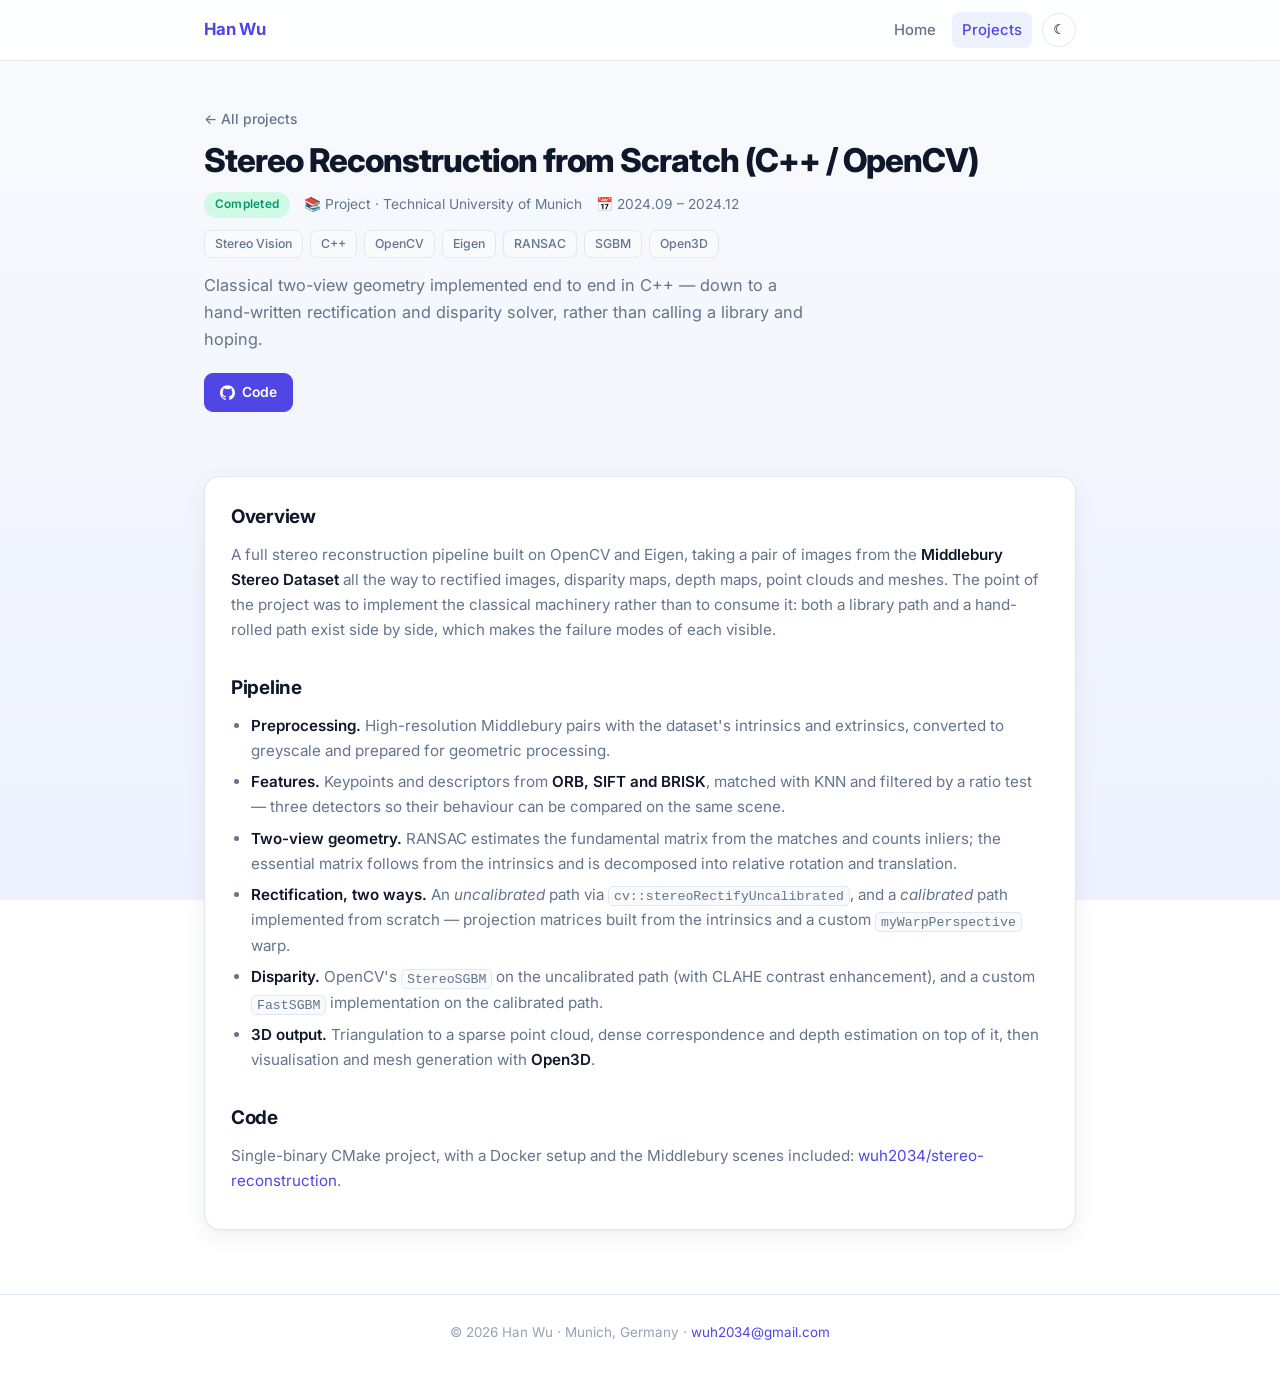
<file: projects/stereo-reconstruction.html>
<!DOCTYPE html>

<html lang="en">
<head>
<meta charset="utf-8"/>
<meta content="width=device-width, initial-scale=1" name="viewport"/>
<title>Stereo Reconstruction from Scratch (C++ / OpenCV) — Han Wu</title>
<meta content="A complete two-view stereo reconstruction pipeline in C++: feature matching, RANSAC fundamental matrix, calibrated and uncalibrated rectification, custom FastSGBM disparity, point clouds and meshes." name="description"/>
<link href="data:image/svg+xml,&lt;svg xmlns='http://www.w3.org/2000/svg' viewBox='0 0 100 100'&gt;&lt;text y='.9em' font-size='90'&gt;🧊&lt;/text&gt;&lt;/svg&gt;" rel="icon"/>
<link href="https://fonts.googleapis.com" rel="preconnect"/>
<link crossorigin="" href="https://fonts.gstatic.com" rel="preconnect"/>
<link href="https://fonts.googleapis.com/css2?family=Inter:wght@400;500;600;700;800&amp;display=swap" rel="stylesheet"/>
<link href="../assets/css/style.css" rel="stylesheet"/>
<script src="../assets/js/boot.js"></script>
</head>
<body>
<nav class="nav">
<div class="nav-inner">
<a class="brand" href="../index.html">Han Wu</a>
<div class="nav-links">
<a href="../index.html">Home</a>
<a class="active" href="../projects.html">Projects</a>

<button class="icon-btn" data-toggle-theme="" type="button">☾</button>
</div>
</div>
</nav>
<main class="wrap">
<header class="page-head">
<a class="back" href="../projects.html">← All projects</a>
<h1>Stereo Reconstruction from Scratch (C++ / OpenCV)</h1>
<p class="meta" style="margin-top:12px;">
<span class="badge badge-completed">Completed</span>
<span>📚 Project · Technical University of Munich</span>
<span>📅 2024.09 – 2024.12</span>
</p>
<ul class="tags"><li>Stereo Vision</li><li>C++</li><li>OpenCV</li><li>Eigen</li><li>RANSAC</li><li>SGBM</li><li>Open3D</li></ul>
<p class="lede">
Classical two-view geometry implemented end to end in C++ — down to a hand-written rectification and disparity solver, rather than calling a library and hoping.

</p>
<div class="actions" style="margin-top:20px;"><a class="btn" href="https://github.com/wuh2034/stereo-reconstruction" rel="noopener" target="_blank"><svg fill="currentColor" viewBox="0 0 24 24"><path d="M12 .5C5.37.5 0 5.87 0 12.5c0 5.3 3.44 9.8 8.21 11.39.6.11.82-.26.82-.58l-.01-2.05c-3.34.72-4.04-1.61-4.04-1.61-.55-1.39-1.34-1.76-1.34-1.76-1.09-.75.08-.73.08-.73 1.2.08 1.84 1.24 1.84 1.24 1.07 1.83 2.81 1.3 3.5.99.11-.78.42-1.31.76-1.61-2.67-.3-5.47-1.34-5.47-5.96 0-1.32.47-2.39 1.24-3.23-.12-.31-.54-1.53.12-3.18 0 0 1.01-.32 3.3 1.23a11.5 11.5 0 0 1 6.010 0c2.29-1.55 3.3-1.23 3.3-1.23.66 1.65.24 2.87.12 3.18.77.84 1.23 1.91 1.23 3.23 0 4.63-2.8 5.65-5.48 5.95.43.37.81 1.1.81 2.22l-.01 3.29c0 .32.22.7.83.58A12.01 12.01 0 0 0 24 12.5C24 5.87 18.63.5 12 .5Z"></path></svg> Code</a></div>
</header>
<section>
<div class="card prose">

<h2>Overview</h2>
<p>A full stereo reconstruction pipeline built on OpenCV and Eigen, taking a pair of images from the <strong>Middlebury Stereo Dataset</strong> all the way to rectified images, disparity maps, depth maps, point clouds and meshes. The point of the project was to implement the classical machinery rather than to consume it: both a library path and a hand-rolled path exist side by side, which makes the failure modes of each visible.</p>
<h2>Pipeline</h2>
<ul>
<li><strong>Preprocessing.</strong> High-resolution Middlebury pairs with the dataset's intrinsics and extrinsics, converted to greyscale and prepared for geometric processing.</li>
<li><strong>Features.</strong> Keypoints and descriptors from <strong>ORB, SIFT and BRISK</strong>, matched with KNN and filtered by a ratio test — three detectors so their behaviour can be compared on the same scene.</li>
<li><strong>Two-view geometry.</strong> RANSAC estimates the fundamental matrix from the matches and counts inliers; the essential matrix follows from the intrinsics and is decomposed into relative rotation and translation.</li>
<li><strong>Rectification, two ways.</strong> An <em>uncalibrated</em> path via <code>cv::stereoRectifyUncalibrated</code>, and a <em>calibrated</em> path implemented from scratch — projection matrices built from the intrinsics and a custom <code>myWarpPerspective</code> warp.</li>
<li><strong>Disparity.</strong> OpenCV's <code>StereoSGBM</code> on the uncalibrated path (with CLAHE contrast enhancement), and a custom <code>FastSGBM</code> implementation on the calibrated path.</li>
<li><strong>3D output.</strong> Triangulation to a sparse point cloud, dense correspondence and depth estimation on top of it, then visualisation and mesh generation with <strong>Open3D</strong>.</li>
</ul>
<h2>Code</h2>
<p>Single-binary CMake project, with a Docker setup and the Middlebury scenes included: <a href="https://github.com/wuh2034/stereo-reconstruction" rel="noopener" target="_blank">wuh2034/stereo-reconstruction</a>.</p>

</div>
</section>
</main>
<footer>
<div class="wrap">
© 2026 Han Wu · Munich, Germany · <a href="mailto:wuh2034@gmail.com">wuh2034@gmail.com</a>

</div>
</footer>
<script src="../assets/js/main.js"></script>
</body>
</html>
</file>
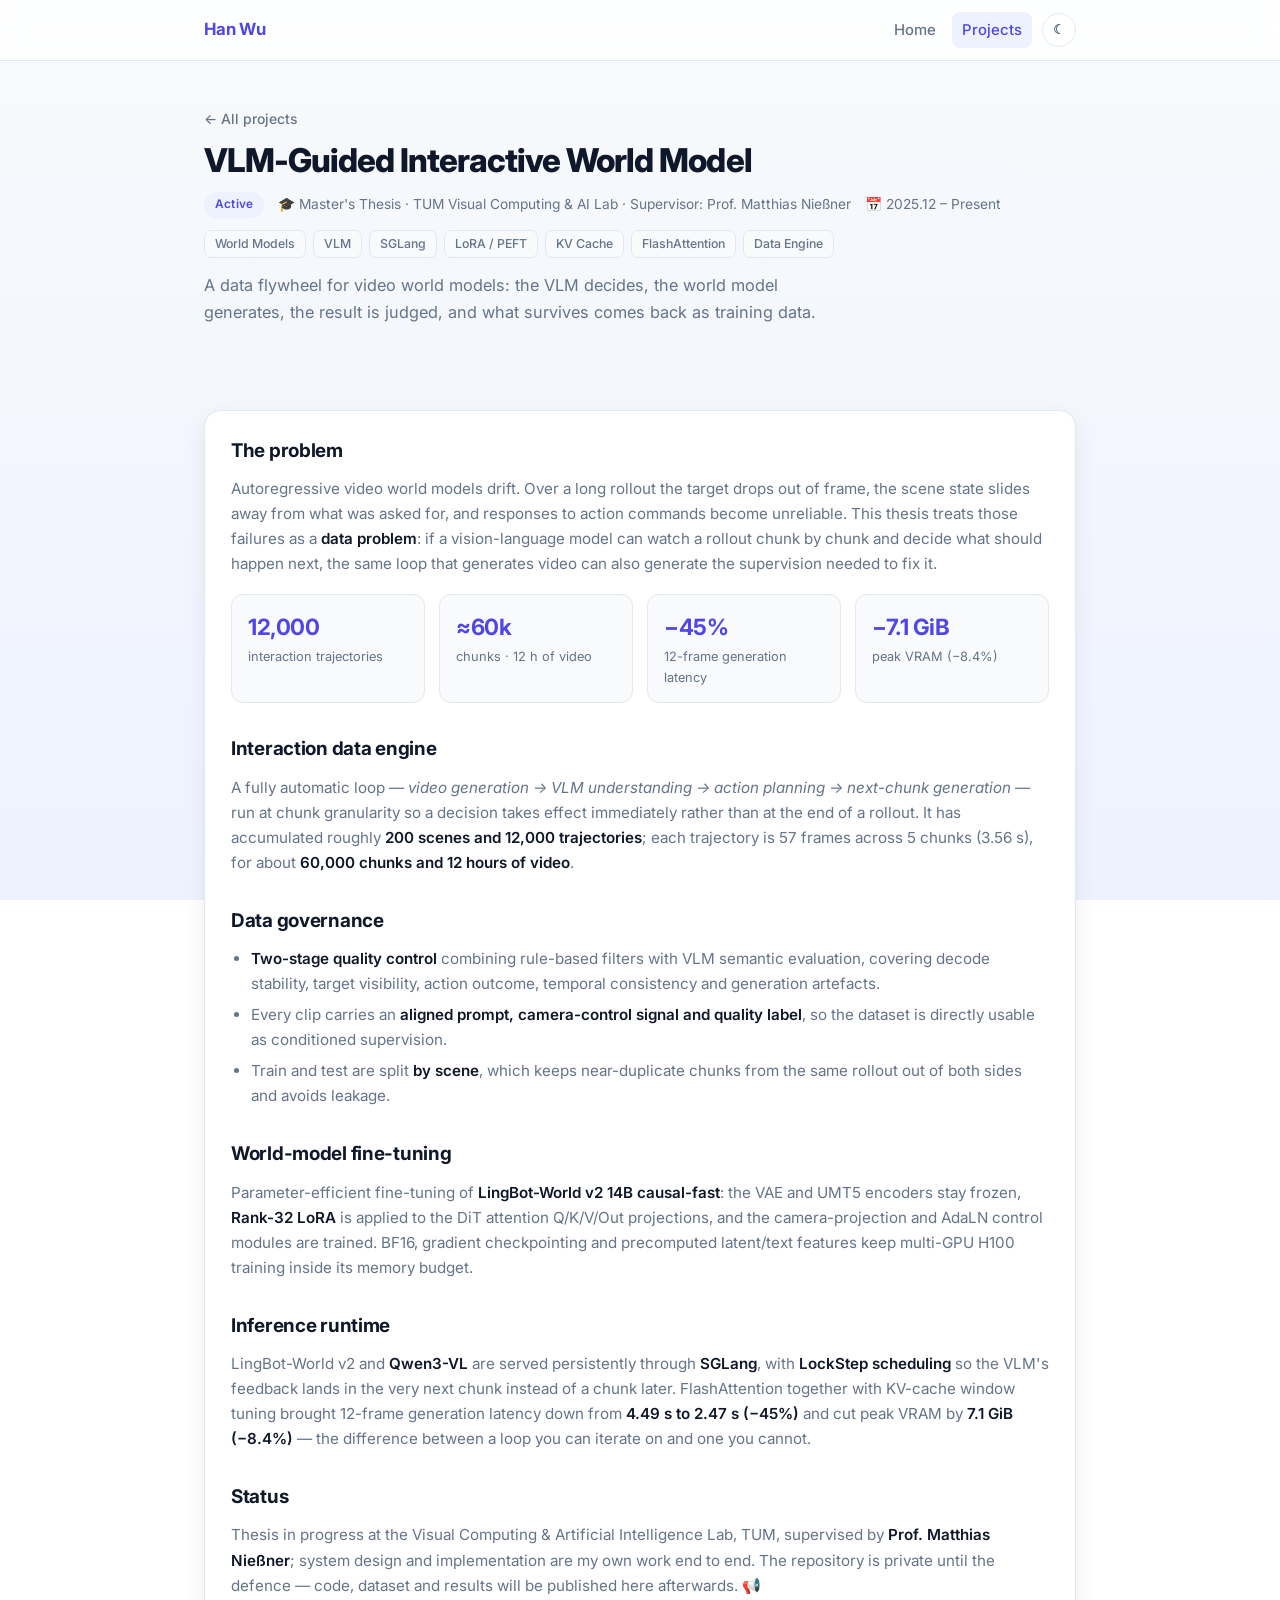
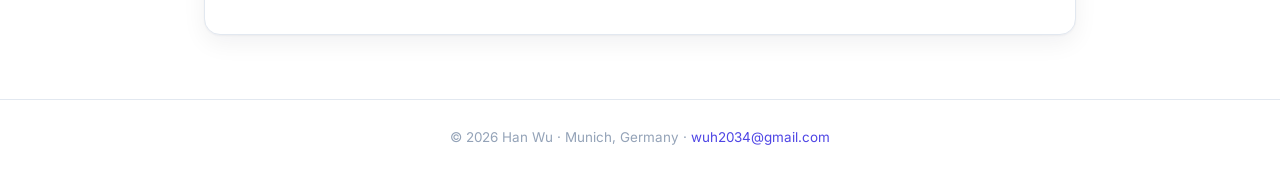
<file: projects/vlm-world-model.html>
<!DOCTYPE html>

<html lang="en">
<head>
<meta charset="utf-8"/>
<meta content="width=device-width, initial-scale=1" name="viewport"/>
<title>VLM-Guided Interactive World Model — Han Wu</title>
<meta content="Master's thesis at TUM: a chunk-level closed loop where a VLM steers an autoregressive video world model, builds an interaction data engine, and fine-tunes the model on its own filtered output." name="description"/>
<link href="data:image/svg+xml,&lt;svg xmlns='http://www.w3.org/2000/svg' viewBox='0 0 100 100'&gt;&lt;text y='.9em' font-size='90'&gt;🧊&lt;/text&gt;&lt;/svg&gt;" rel="icon"/>
<link href="https://fonts.googleapis.com" rel="preconnect"/>
<link crossorigin="" href="https://fonts.gstatic.com" rel="preconnect"/>
<link href="https://fonts.googleapis.com/css2?family=Inter:wght@400;500;600;700;800&amp;display=swap" rel="stylesheet"/>
<link href="../assets/css/style.css" rel="stylesheet"/>
<script src="../assets/js/boot.js"></script>
</head>
<body>
<nav class="nav">
<div class="nav-inner">
<a class="brand" href="../index.html">Han Wu</a>
<div class="nav-links">
<a href="../index.html">Home</a>
<a class="active" href="../projects.html">Projects</a>

<button class="icon-btn" data-toggle-theme="" type="button">☾</button>
</div>
</div>
</nav>
<main class="wrap">
<header class="page-head">
<a class="back" href="../projects.html">← All projects</a>
<h1>VLM-Guided Interactive World Model</h1>
<p class="meta" style="margin-top:12px;">
<span class="badge badge-active">Active</span>
<span>🎓 Master's Thesis · TUM Visual Computing &amp; AI Lab · Supervisor: Prof. Matthias Nießner</span>
<span>📅 2025.12 – Present</span>
</p>
<ul class="tags"><li>World Models</li><li>VLM</li><li>SGLang</li><li>LoRA / PEFT</li><li>KV Cache</li><li>FlashAttention</li><li>Data Engine</li></ul>
<p class="lede">
A data flywheel for video world models: the VLM decides, the world model generates, the result is judged, and what survives comes back as training data.

</p>
<div class="actions" style="margin-top:20px;"></div>
</header>
<section>
<div class="card prose">

<h2>The problem</h2>
<p>Autoregressive video world models drift. Over a long rollout the target drops out of frame, the scene state slides away from what was asked for, and responses to action commands become unreliable. This thesis treats those failures as a <strong>data problem</strong>: if a vision-language model can watch a rollout chunk by chunk and decide what should happen next, the same loop that generates video can also generate the supervision needed to fix it.</p>
<div class="stat-row">
<div class="stat"><div class="v">12,000</div><div class="k">interaction trajectories</div></div>
<div class="stat"><div class="v">≈60k</div><div class="k">chunks · 12 h of video</div></div>
<div class="stat"><div class="v">−45%</div><div class="k">12-frame generation latency</div></div>
<div class="stat"><div class="v">−7.1 GiB</div><div class="k">peak VRAM (−8.4%)</div></div>
</div>
<h2>Interaction data engine</h2>
<p>A fully automatic loop — <em>video generation → VLM understanding → action planning → next-chunk generation</em> — run at chunk granularity so a decision takes effect immediately rather than at the end of a rollout. It has accumulated roughly <strong>200 scenes and 12,000 trajectories</strong>; each trajectory is 57 frames across 5 chunks (3.56 s), for about <strong>60,000 chunks and 12 hours of video</strong>.</p>
<h2>Data governance</h2>
<ul>
<li><strong>Two-stage quality control</strong> combining rule-based filters with VLM semantic evaluation, covering decode stability, target visibility, action outcome, temporal consistency and generation artefacts.</li>
<li>Every clip carries an <strong>aligned prompt, camera-control signal and quality label</strong>, so the dataset is directly usable as conditioned supervision.</li>
<li>Train and test are split <strong>by scene</strong>, which keeps near-duplicate chunks from the same rollout out of both sides and avoids leakage.</li>
</ul>
<h2>World-model fine-tuning</h2>
<p>Parameter-efficient fine-tuning of <strong>LingBot-World v2 14B causal-fast</strong>: the VAE and UMT5 encoders stay frozen, <strong>Rank-32 LoRA</strong> is applied to the DiT attention Q/K/V/Out projections, and the camera-projection and AdaLN control modules are trained. BF16, gradient checkpointing and precomputed latent/text features keep multi-GPU H100 training inside its memory budget.</p>
<h2>Inference runtime</h2>
<p>LingBot-World v2 and <strong>Qwen3-VL</strong> are served persistently through <strong>SGLang</strong>, with <strong>LockStep scheduling</strong> so the VLM's feedback lands in the very next chunk instead of a chunk later. FlashAttention together with KV-cache window tuning brought 12-frame generation latency down from <strong>4.49 s to 2.47 s (−45%)</strong> and cut peak VRAM by <strong>7.1 GiB (−8.4%)</strong> — the difference between a loop you can iterate on and one you cannot.</p>
<h2>Status</h2>
<p>Thesis in progress at the Visual Computing &amp; Artificial Intelligence Lab, TUM, supervised by <strong>Prof. Matthias Nießner</strong>; system design and implementation are my own work end to end. The repository is private until the defence — code, dataset and results will be published here afterwards. 📢</p>

</div>
</section>
</main>
<footer>
<div class="wrap">
© 2026 Han Wu · Munich, Germany · <a href="mailto:wuh2034@gmail.com">wuh2034@gmail.com</a>

</div>
</footer>
<script src="../assets/js/main.js"></script>
</body>
</html>
</file>
<file: assets/css/style.css>
/* ============================================================
   Han Wu — personal site
   ============================================================ */

:root {
  --bg-top:      #f8fafc;
  --bg-bottom:   #eef2ff;
  --surface:     #ffffff;
  --surface-2:   #f8fafc;
  --text:        #0f172a;
  --text-muted:  #64748b;
  --text-faint:  #94a3b8;
  --border:      #e2e8f0;
  --accent:      #4f46e5;
  --accent-soft: #eef2ff;
  --accent-2:    #0891b2;
  --ok:          #059669;
  --ok-soft:     #d1fae5;
  --shadow:      0 1px 2px rgba(15, 23, 42, .04), 0 8px 24px rgba(15, 23, 42, .06);
  --shadow-lg:   0 2px 4px rgba(15, 23, 42, .04), 0 16px 40px rgba(15, 23, 42, .10);
  --radius:      16px;
  --maxw:        920px;
}

:root[data-theme="dark"] {
  --bg-top:      #0b1120;
  --bg-bottom:   #0f172a;
  --surface:     #151d2e;
  --surface-2:   #1b2438;
  --text:        #e8eefb;
  --text-muted:  #9aa8c0;
  --text-faint:  #6b7a94;
  --border:      #263248;
  --accent:      #8b93f8;
  --accent-soft: #1e253d;
  --accent-2:    #38bdf8;
  --ok:          #34d399;
  --ok-soft:     #123329;
  --shadow:      0 1px 2px rgba(0, 0, 0, .3), 0 8px 24px rgba(0, 0, 0, .25);
  --shadow-lg:   0 2px 4px rgba(0, 0, 0, .3), 0 16px 40px rgba(0, 0, 0, .35);
}

*, *::before, *::after { box-sizing: border-box; }

html { scroll-behavior: smooth; }

body {
  margin: 0;
  min-height: 100vh;
  font-family: "Inter", -apple-system, BlinkMacSystemFont, "Segoe UI", Roboto,
               "PingFang SC", "Hiragino Sans GB", "Microsoft YaHei",
               "Noto Sans CJK SC", sans-serif;
  font-size: 16px;
  line-height: 1.65;
  color: var(--text);
  background: linear-gradient(180deg, var(--bg-top) 0%, var(--bg-bottom) 100%);
  background-attachment: fixed;
  -webkit-font-smoothing: antialiased;
}

a { color: var(--accent); text-decoration: none; }
a:hover { text-decoration: underline; }

img { max-width: 100%; display: block; }

/* ---------- nav ---------- */
.nav {
  position: sticky;
  top: 0;
  z-index: 50;
  background: color-mix(in srgb, var(--surface) 85%, transparent);
  backdrop-filter: saturate(180%) blur(12px);
  border-bottom: 1px solid var(--border);
}
.nav-inner {
  max-width: var(--maxw);
  margin: 0 auto;
  padding: 0 24px;
  height: 60px;
  display: flex;
  align-items: center;
  justify-content: space-between;
  gap: 16px;
}
.brand {
  font-weight: 700;
  font-size: 1.05rem;
  color: var(--accent);
  letter-spacing: -.01em;
  white-space: nowrap;
}
.brand:hover { text-decoration: none; opacity: .85; }
.nav-links { display: flex; align-items: center; gap: 6px; }
.nav-links a {
  padding: 6px 10px;
  border-radius: 8px;
  color: var(--text-muted);
  font-size: .93rem;
  font-weight: 500;
  white-space: nowrap;
}
.nav-links a:hover { color: var(--text); background: var(--surface-2); text-decoration: none; }
.nav-links a.active { color: var(--accent); background: var(--accent-soft); }

.icon-btn {
  display: inline-flex;
  align-items: center;
  justify-content: center;
  min-width: 34px;
  height: 34px;
  padding: 0 9px;
  margin-left: 4px;
  border: 1px solid var(--border);
  border-radius: 999px;
  background: var(--surface);
  color: var(--text-muted);
  font: inherit;
  font-size: .82rem;
  font-weight: 600;
  cursor: pointer;
  transition: color .15s, border-color .15s, background .15s;
}
.icon-btn:hover { color: var(--accent); border-color: var(--accent); }

/* ---------- layout ---------- */
.wrap { max-width: var(--maxw); margin: 0 auto; padding: 0 24px; }
section { margin: 56px 0; }
.section-title {
  display: flex;
  align-items: center;
  gap: 10px;
  font-size: 1.5rem;
  font-weight: 700;
  letter-spacing: -.02em;
  margin: 0 0 20px;
}
.section-title .dot {
  width: 6px; height: 22px;
  border-radius: 3px;
  background: linear-gradient(180deg, var(--accent), var(--accent-2));
  flex: none;
}

.card {
  background: var(--surface);
  border: 1px solid var(--border);
  border-radius: var(--radius);
  box-shadow: var(--shadow);
  padding: 24px 26px;
}

/* ---------- hero ---------- */
.hero {
  display: flex;
  align-items: center;
  gap: 40px;
  padding: 56px 0 8px;
}
.avatar {
  width: 170px; height: 170px;
  flex: none;
  border-radius: 50%;
  object-fit: cover;
  object-position: 50% 18%;
  border: 5px solid var(--surface);
  box-shadow: var(--shadow-lg);
}
.hero h1 {
  margin: 0 0 4px;
  font-size: 2.6rem;
  font-weight: 800;
  letter-spacing: -.03em;
  line-height: 1.1;
}
.hero .role { margin: 0 0 2px; font-size: 1.22rem; font-weight: 600; color: var(--text); }
.hero .affil { margin: 0 0 6px; font-size: .98rem; font-weight: 500; color: var(--accent); }
.hero .focus { margin: 0 0 16px; font-size: .88rem; color: var(--text-faint); letter-spacing: .01em; }

.socials { display: flex; gap: 10px; }
.socials a {
  width: 38px; height: 38px;
  display: inline-flex; align-items: center; justify-content: center;
  border-radius: 50%;
  background: var(--surface);
  border: 1px solid var(--border);
  color: var(--text-muted);
  box-shadow: var(--shadow);
  transition: transform .15s, color .15s, border-color .15s;
}
.socials a:hover { transform: translateY(-2px); color: var(--accent); border-color: var(--accent); text-decoration: none; }
.socials svg { width: 17px; height: 17px; }

/* ---------- projects ---------- */
.projects { display: grid; gap: 20px; }
.project { transition: transform .18s, box-shadow .18s; }
.project:hover { transform: translateY(-2px); box-shadow: var(--shadow-lg); }
.project-head {
  display: flex;
  align-items: flex-start;
  justify-content: space-between;
  gap: 14px;
  margin-bottom: 6px;
}
.project-head h3 {
  margin: 0;
  font-size: 1.18rem;
  font-weight: 700;
  letter-spacing: -.015em;
  line-height: 1.35;
}
.project-head h3 a { color: inherit; }
.project-head h3 a:hover { color: var(--accent); text-decoration: none; }

.badge {
  flex: none;
  padding: 3px 11px;
  border-radius: 999px;
  font-size: .74rem;
  font-weight: 600;
  letter-spacing: .02em;
  white-space: nowrap;
}
.badge-active    { background: var(--accent-soft); color: var(--accent); }
.badge-completed { background: var(--ok-soft); color: var(--ok); }

.meta {
  margin: 0 0 12px;
  font-size: .86rem;
  color: var(--text-muted);
  display: flex;
  flex-wrap: wrap;
  align-items: center;
  gap: 6px 14px;
}
.meta span { display: inline-flex; align-items: center; gap: 5px; }

.tags { display: flex; flex-wrap: wrap; gap: 7px; margin: 0 0 14px; padding: 0; list-style: none; }
.tags li {
  padding: 3px 10px;
  border-radius: 7px;
  background: var(--surface-2);
  border: 1px solid var(--border);
  font-size: .77rem;
  font-weight: 500;
  color: var(--text-muted);
}

.desc { margin: 0 0 16px; color: var(--text-muted); font-size: .95rem; }
.desc:last-child { margin-bottom: 0; }

.thumb {
  width: 100%;
  border-radius: 10px;
  border: 1px solid var(--border);
  background: var(--surface-2);
  margin: 0 0 16px;
}

.actions { display: flex; flex-wrap: wrap; gap: 10px; }
.btn {
  display: inline-flex;
  align-items: center;
  gap: 7px;
  padding: 7px 15px;
  border-radius: 9px;
  font-size: .87rem;
  font-weight: 600;
  border: 1px solid var(--accent);
  background: var(--accent);
  color: #fff;
  transition: opacity .15s, transform .15s;
}
.btn:hover { opacity: .88; text-decoration: none; transform: translateY(-1px); }
.btn.ghost { background: transparent; color: var(--accent); }
.btn.ghost:hover { background: var(--accent-soft); }
.btn svg { width: 15px; height: 15px; }

.stay-tuned {
  margin: 0;
  padding: 11px 15px;
  border-radius: 10px;
  background: var(--surface-2);
  border: 1px dashed var(--border);
  font-size: .87rem;
  color: var(--text-muted);
}

/* ---------- timeline ---------- */
.timeline { position: relative; margin: 0; padding: 0 0 0 26px; list-style: none; }
.timeline::before {
  content: "";
  position: absolute;
  left: 5px; top: 8px; bottom: 8px;
  width: 2px;
  background: linear-gradient(180deg, var(--accent), transparent);
  opacity: .45;
}
.timeline > li { position: relative; margin-bottom: 26px; }
.timeline > li:last-child { margin-bottom: 0; }
.timeline > li::before {
  content: "";
  position: absolute;
  left: -26px; top: 8px;
  width: 12px; height: 12px;
  border-radius: 50%;
  background: var(--surface);
  border: 2.5px solid var(--accent);
}
.tl-head {
  display: flex;
  flex-wrap: wrap;
  align-items: baseline;
  justify-content: space-between;
  gap: 4px 16px;
}
.tl-head h3 { margin: 0; font-size: 1.03rem; font-weight: 700; letter-spacing: -.01em; }
.tl-date { font-size: .83rem; color: var(--text-faint); font-variant-numeric: tabular-nums; white-space: nowrap; }
.tl-org { margin: 1px 0 6px; font-size: .9rem; font-weight: 500; color: var(--accent); }
.tl-body { margin: 0; font-size: .9rem; color: var(--text-muted); }
.tl-body ul { margin: 6px 0 0; padding-left: 18px; }
.tl-body li { margin-bottom: 3px; }

/* ---------- skills ---------- */
.skill-grid { display: grid; grid-template-columns: repeat(auto-fit, minmax(240px, 1fr)); gap: 22px; }
.skill-grid h4 {
  margin: 0 0 9px;
  font-size: .78rem;
  font-weight: 700;
  letter-spacing: .09em;
  text-transform: uppercase;
  color: var(--text-faint);
}
.skill-grid ul { margin: 0; padding: 0; list-style: none; font-size: .92rem; color: var(--text-muted); }
.skill-grid li { margin-bottom: 4px; }

/* ---------- project detail pages ---------- */
.page-head { padding: 44px 0 8px; }
.page-head h1 {
  margin: 10px 0 8px;
  font-size: 2.05rem;
  font-weight: 800;
  letter-spacing: -.03em;
  line-height: 1.18;
}
.page-head .lede { margin: 0; font-size: 1.02rem; color: var(--text-muted); max-width: 62ch; }
.back {
  display: inline-flex;
  align-items: center;
  gap: 6px;
  font-size: .87rem;
  font-weight: 500;
  color: var(--text-muted);
}
.back:hover { color: var(--accent); text-decoration: none; }

.prose h2 {
  margin: 30px 0 10px;
  font-size: 1.18rem;
  font-weight: 700;
  letter-spacing: -.015em;
}
.prose h2:first-child { margin-top: 0; }
.prose p { margin: 0 0 12px; color: var(--text-muted); font-size: .95rem; }
.prose ul { margin: 0 0 12px; padding-left: 20px; color: var(--text-muted); font-size: .95rem; }
.prose li { margin-bottom: 6px; }
.prose strong { color: var(--text); font-weight: 600; }
.prose figure { margin: 18px 0; }
.prose figcaption { margin-top: 8px; font-size: .82rem; color: var(--text-faint); text-align: center; }
.prose code {
  padding: 1.5px 5px;
  border-radius: 5px;
  background: var(--surface-2);
  border: 1px solid var(--border);
  font-family: ui-monospace, SFMono-Regular, "SF Mono", Menlo, monospace;
  font-size: .87em;
}

.stat-row {
  display: grid;
  grid-template-columns: repeat(auto-fit, minmax(150px, 1fr));
  gap: 14px;
  margin: 18px 0;
}
.stat {
  padding: 14px 16px;
  border-radius: 12px;
  background: var(--surface-2);
  border: 1px solid var(--border);
}
.stat .v { font-size: 1.4rem; font-weight: 700; letter-spacing: -.02em; color: var(--accent); }
.stat .k { font-size: .8rem; color: var(--text-muted); }

.table-wrap { overflow-x: auto; margin: 16px 0; }
table { border-collapse: collapse; width: 100%; font-size: .89rem; min-width: 380px; }
th, td { padding: 9px 14px; text-align: left; border-bottom: 1px solid var(--border); }
th { font-weight: 600; color: var(--text-faint); font-size: .78rem; text-transform: uppercase; letter-spacing: .05em; }
td { color: var(--text-muted); }
tbody tr:last-child td { border-bottom: none; }
td strong { color: var(--text); }

/* ---------- footer ---------- */
footer {
  margin-top: 64px;
  padding: 26px 0 34px;
  border-top: 1px solid var(--border);
  text-align: center;
  font-size: .84rem;
  color: var(--text-faint);
}

/* ---------- responsive ---------- */
@media (max-width: 720px) {
  .wrap, .nav-inner { padding: 0 18px; }
  .hero { flex-direction: column; text-align: center; gap: 22px; padding-top: 38px; }
  .hero h1 { font-size: 2.05rem; }
  .avatar { width: 140px; height: 140px; }
  .socials { justify-content: center; }
  .card { padding: 20px; }
  section { margin: 42px 0; }
  .nav-links a { padding: 6px 8px; font-size: .88rem; }
  .page-head h1 { font-size: 1.7rem; }
}

/* ---------- media: input-view grid + inline video ---------- */
.media-split {
  display: grid;
  grid-template-columns: .85fr 1.15fr;
  gap: 14px;
  align-items: center;
}
.input-grid { display: grid; grid-template-columns: 1fr 1fr; gap: 8px; }
.input-grid img {
  width: 100%;
  aspect-ratio: 3 / 2;
  object-fit: cover;
  border-radius: 8px;
  border: 1px solid var(--border);
}
video.thumb, .media-split video {
  width: 100%;
  display: block;
  border-radius: 10px;
  border: 1px solid var(--border);
  background: var(--surface-2);
}
video.thumb { margin: 0 0 16px; }
@media (max-width: 720px) { .media-split { grid-template-columns: 1fr; } }
</file>
